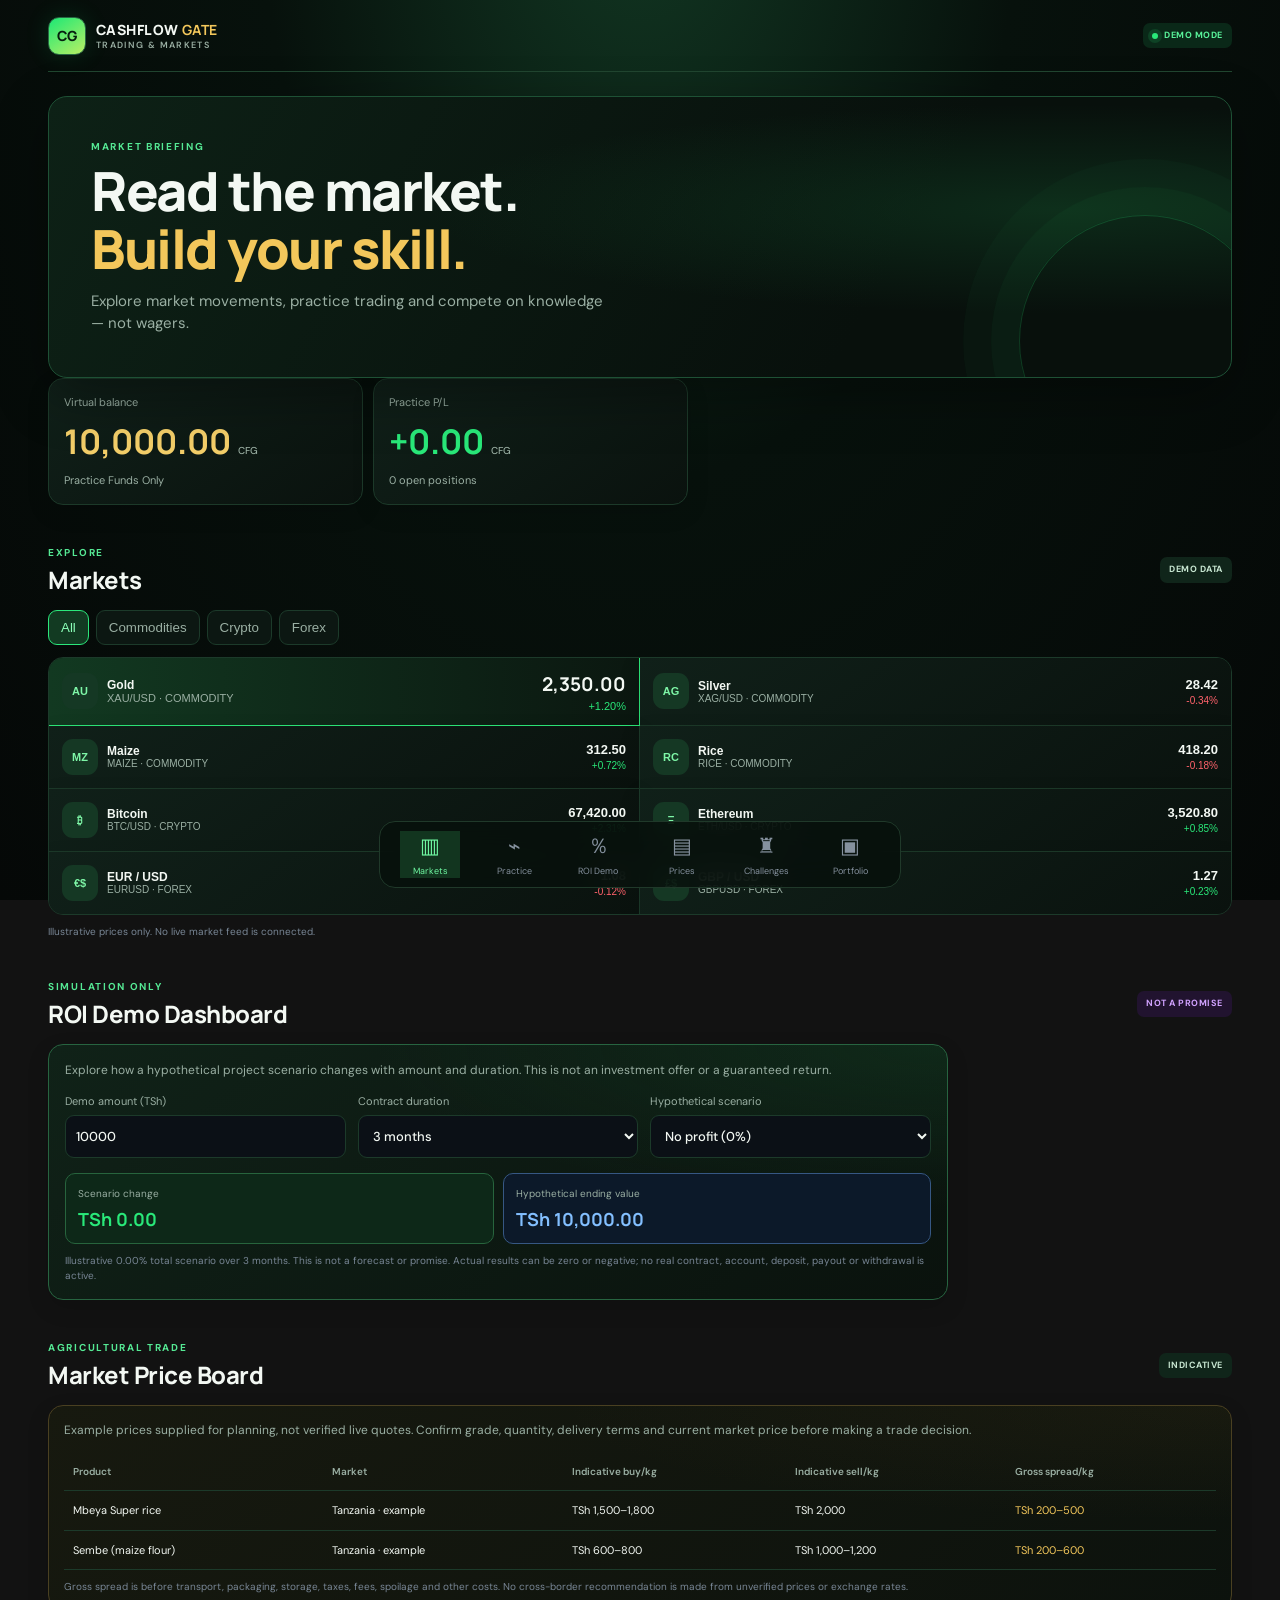
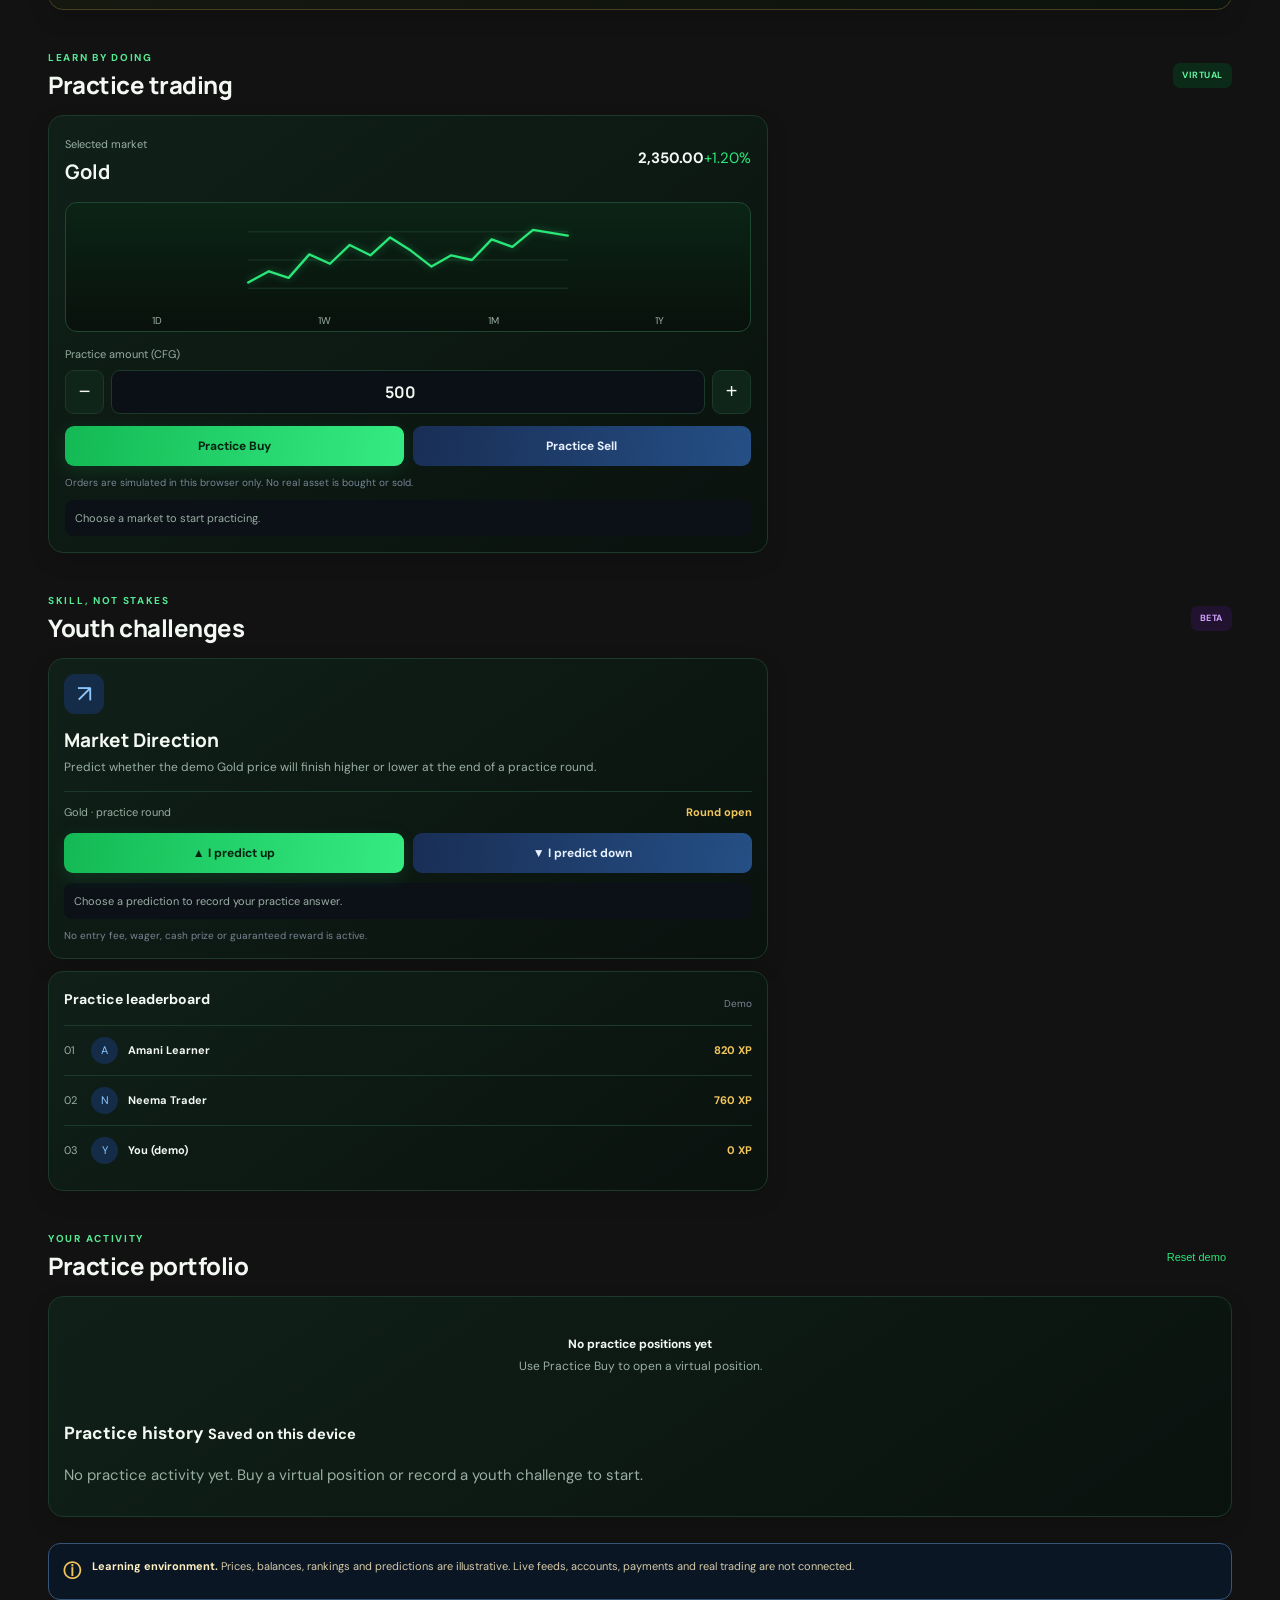
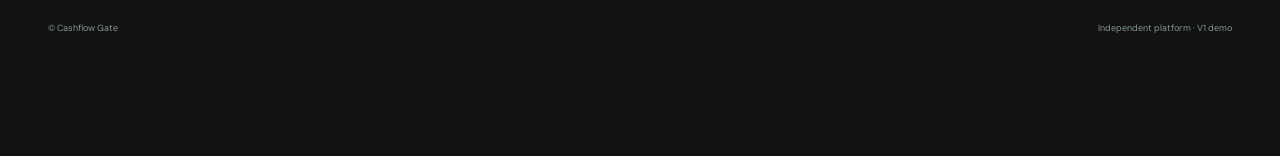
<file: index.html>
<!doctype html>
<html lang="en"><head><meta charset="utf-8"><meta name="viewport" content="width=device-width,initial-scale=1"><meta name="theme-color" content="#080b0f"><meta name="description" content="Cashflow Gate Trading — markets learning, virtual trading and skill-based youth challenges."><title>Cashflow Gate Trading</title><link rel="stylesheet" href="styles.css"><script src="app.js" defer></script></head>
<body><div class="shell"><header class="top"><a class="brand" href="#markets"><span class="mark">CG</span><span>CASHFLOW <b>GATE</b><small>TRADING & MARKETS</small></span></a><span class="mode"><i></i> DEMO MODE</span></header>
<main><section class="hero"><p class="eyebrow">MARKET BRIEFING</p><h1>Read the market.<br><em>Build your skill.</em></h1><p class="muted">Explore market movements, practice trading and compete on knowledge — not wagers.</p></section>
<section class="stats"><article class="card"><span>Virtual balance</span><strong id="balance">10,000 <small>CFG</small></strong><small>Practice Funds Only</small></article><article class="card"><span>Practice P/L</span><strong id="pnl" class="green">0.00 <small>CFG</small></strong><small id="openCount">0 open positions</small></article></section>
<section class="section" id="markets"><div class="heading"><div><p class="eyebrow">EXPLORE</p><h2>Markets</h2></div><span class="tag">DEMO DATA</span></div><div class="filters"><button class="filter active" data-filter="all">All</button><button class="filter" data-filter="commodity">Commodities</button><button class="filter" data-filter="crypto">Crypto</button><button class="filter" data-filter="forex">Forex</button></div><div id="marketList" class="markets"></div><p class="fine">Illustrative prices only. No live market feed is connected.</p></section>
<section class="section" id="roi-demo"><div class="heading"><div><p class="eyebrow">SIMULATION ONLY</p><h2>ROI Demo Dashboard</h2></div><span class="tag purple">NOT A PROMISE</span></div><div class="card roiCard"><p class="muted roiIntro">Explore how a hypothetical project scenario changes with amount and duration. This is not an investment offer or a guaranteed return.</p><div class="roiGrid"><div><label for="roiPrincipal">Demo amount (TSh)</label><input id="roiPrincipal" type="number" min="1000" step="1000" value="10000" inputmode="numeric"></div><div><label for="roiTerm">Contract duration</label><select id="roiTerm"><option value="7">7 days</option><option value="14">14 days</option><option value="21">21 days</option><option value="1">1 month</option><option value="2">2 months</option><option value="3" selected>3 months</option><option value="6">6 months</option><option value="12">12 months</option><option value="custom">Custom / over 12 months</option></select></div><div><label for="roiScenario">Hypothetical scenario</label><select id="roiScenario"><option value="0">No profit (0%)</option><option value="2">Illustrative +2% total</option><option value="5">Illustrative +5% total</option><option value="-2">Illustrative -2% loss</option></select></div></div><div class="roiResults"><div><span>Scenario change</span><strong id="roiChange">TSh 0.00</strong></div><div><span>Hypothetical ending value</span><strong id="roiEnd">TSh 10,000.00</strong></div></div><p id="roiDisclosure" class="fine">Illustration only. Actual project results may be zero or negative. No real account, deposit, contract, payout or withdrawal is connected.</p></div></section>
<section class="section" id="price-board"><div class="heading"><div><p class="eyebrow">AGRICULTURAL TRADE</p><h2>Market Price Board</h2></div><span class="tag">INDICATIVE</span></div><div class="card"><p class="muted roiIntro">Example prices supplied for planning, not verified live quotes. Confirm grade, quantity, delivery terms and current market price before making a trade decision.</p><div class="tableWrap"><table class="priceTable"><thead><tr><th>Product</th><th>Market</th><th>Indicative buy/kg</th><th>Indicative sell/kg</th><th>Gross spread/kg</th></tr></thead><tbody><tr><td>Mbeya Super rice</td><td>Tanzania · example</td><td>TSh 1,500–1,800</td><td>TSh 2,000</td><td>TSh 200–500</td></tr><tr><td>Sembe (maize flour)</td><td>Tanzania · example</td><td>TSh 600–800</td><td>TSh 1,000–1,200</td><td>TSh 200–600</td></tr></tbody></table></div><p class="fine">Gross spread is before transport, packaging, storage, taxes, fees, spoilage and other costs. No cross-border recommendation is made from unverified prices or exchange rates.</p></div></section>
<section class="section" id="practice"><div class="heading"><div><p class="eyebrow">LEARN BY DOING</p><h2>Practice trading</h2></div><span class="tag greenTag">VIRTUAL</span></div><div class="card trade"><div class="selected"><div><small>Selected market</small><h3 id="selectedName">Gold</h3></div><div class="quote"><strong id="selectedPrice">2,350.00</strong><span id="selectedChange" class="green">+1.20%</span></div></div><div class="chart"><svg viewBox="0 0 340 100" role="img" aria-label="Illustrative price line"><path class="grid" d="M0 20H340 M0 50H340 M0 80H340"/><path class="line" d="M0 74 L22 62 L43 69 L65 44 L87 54 L108 34 L130 45 L151 26 L173 40 L195 57 L216 45 L238 50 L259 28 L281 36 L303 18 L340 24"/></svg><div><span>1D</span><span>1W</span><span>1M</span><span>1Y</span></div></div><label for="amount">Practice amount (CFG)</label><div class="amount"><button id="minus" aria-label="Decrease amount">−</button><input id="amount" type="number" min="1" max="10000" value="500" inputmode="decimal"><button id="plus" aria-label="Increase amount">+</button></div><div class="actions"><button id="buy" class="buy">Practice Buy</button><button id="sell" class="sell">Practice Sell</button></div><p class="fine">Orders are simulated in this browser only. No real asset is bought or sold.</p><p id="tradeMessage" class="message" role="status">Choose a market to start practicing.</p></div></section>
<section class="section" id="challenges"><div class="heading"><div><p class="eyebrow">SKILL, NOT STAKES</p><h2>Youth challenges</h2></div><span class="tag purple">BETA</span></div><article class="card challenge"><div class="challengeIcon">↗</div><h3>Market Direction</h3><p class="muted">Predict whether the demo Gold price will finish higher or lower at the end of a practice round.</p><div class="question"><span>Gold · practice round</span><b>Round open</b></div><div class="actions"><button class="buy prediction" data-pick="up">▲ I predict up</button><button class="sell prediction" data-pick="down">▼ I predict down</button></div><p id="predictionMessage" class="message" role="status">Choose a prediction to record your practice answer.</p><p class="fine">No entry fee, wager, cash prize or guaranteed reward is active.</p></article><div class="card leaderboard"><div class="heading"><h3>Practice leaderboard</h3><span class="fine">Demo</span></div><div class="leader"><span>01</span><span class="person">A</span><b>Amani Learner</b><strong>820 XP</strong></div><div class="leader"><span>02</span><span class="person">N</span><b>Neema Trader</b><strong>760 XP</strong></div><div class="leader"><span>03</span><span class="person">Y</span><b>You (demo)</b><strong id="xp">0 XP</strong></div></div></section>
<section class="section" id="portfolio"><div class="heading"><div><p class="eyebrow">YOUR ACTIVITY</p><h2>Practice portfolio</h2></div><button id="reset" class="reset">Reset demo</button></div><div class="card portfolio"><div id="empty" class="empty"><strong>No practice positions yet</strong><p>Use Practice Buy to open a virtual position.</p></div><div id="positions"></div></div></section>
<aside class="notice"><b>ⓘ</b><p><strong>Learning environment.</strong> Prices, balances, rankings and predictions are illustrative. Live feeds, accounts, payments and real trading are not connected.</p></aside></main>
<nav class="bottom"><a href="#markets" class="active"><span>▥</span>Markets</a><a href="#practice"><span>⌁</span>Practice</a><a href="#roi-demo"><span>％</span>ROI Demo</a><a href="#price-board"><span>▤</span>Prices</a><a href="#challenges"><span>♜</span>Challenges</a><a href="#portfolio"><span>▣</span>Portfolio</a></nav><footer>© Cashflow Gate <span>Independent platform · V1 demo</span></footer></div></body></html>
</file>
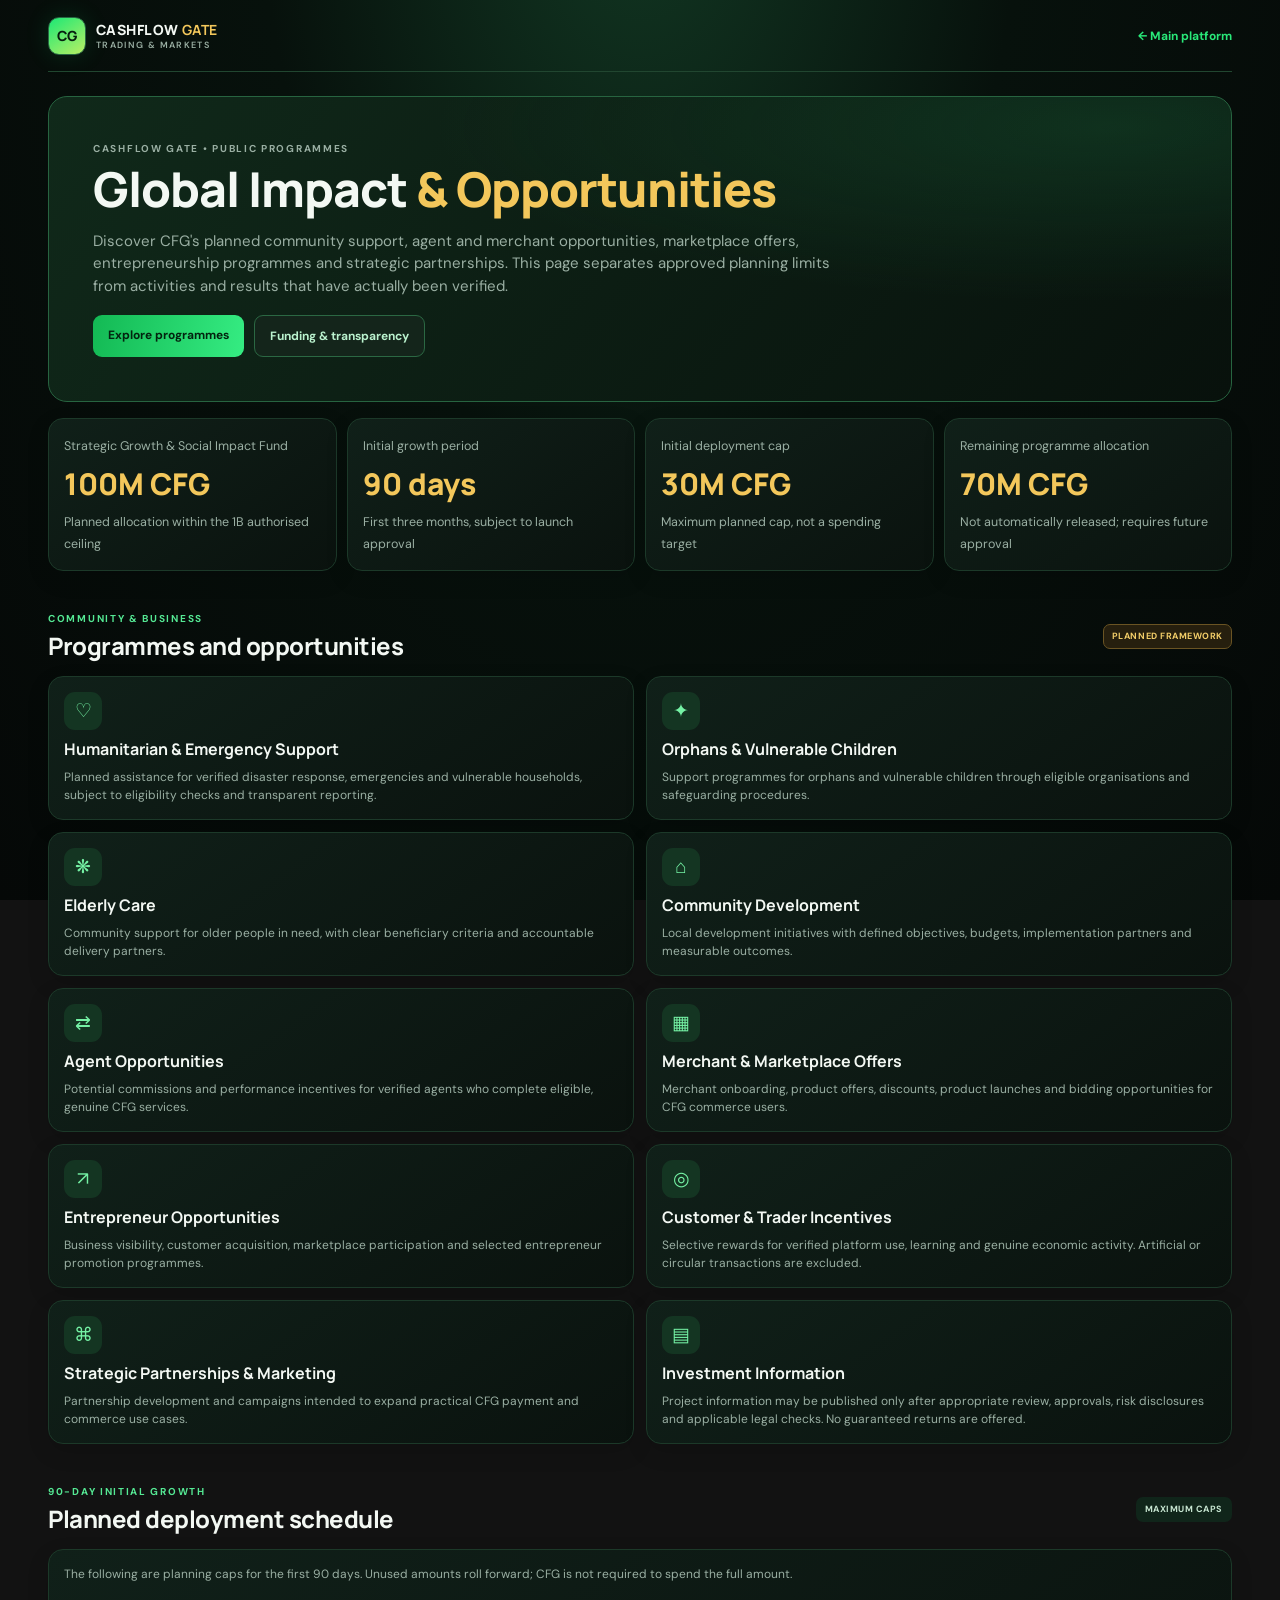
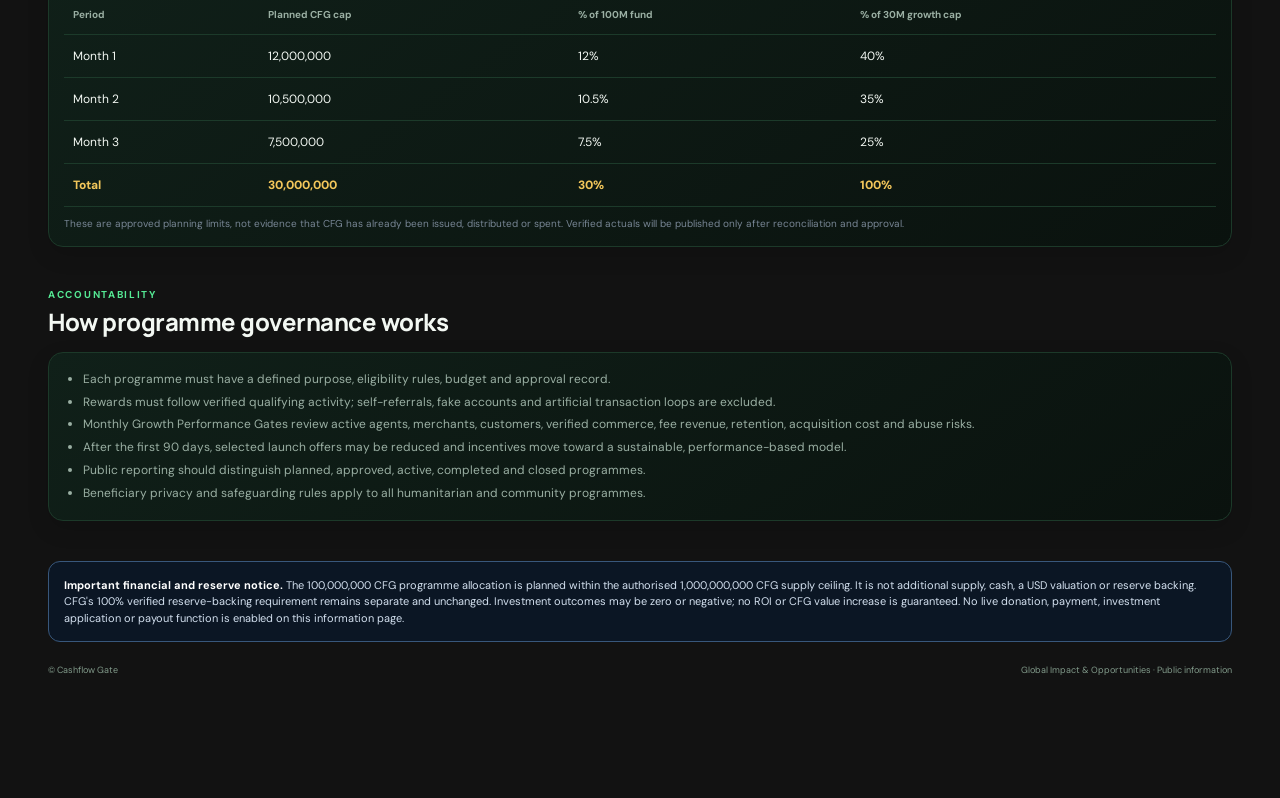
<file: impact.html>
<!doctype html>
<html lang="en">
<head>
<meta charset="utf-8"><meta name="viewport" content="width=device-width,initial-scale=1">
<meta name="theme-color" content="#050b09">
<meta name="description" content="Cashflow Gate Global Impact & Opportunities — social impact, agent and merchant opportunities, marketplace offers and transparent growth programmes.">
<title>Global Impact & Opportunities | Cashflow Gate</title>
<link rel="stylesheet" href="styles.css">
<style>
.impactHero{margin-top:24px;padding:clamp(24px,5vw,44px);border:1px solid #276440;border-radius:19px;background:radial-gradient(ellipse at 90% 10%,#1a653b55,transparent 45%),linear-gradient(130deg,#10291a,#08110c)}
.impactHero h1{font:800 clamp(30px,5vw,48px)/1.08 Manrope,sans-serif;letter-spacing:-1px;margin:0 0 12px}.impactHero h1 em{color:var(--gold);font-style:normal}
.impactHero p{max-width:760px;color:var(--muted)}
.impactActions{display:flex;flex-wrap:wrap;gap:10px;margin-top:18px}.impactActions a{display:inline-block;text-decoration:none;border-radius:9px;padding:11px 15px;font-weight:700;font-size:12px;background:linear-gradient(100deg,#13b954,#35ec82);color:#03230f}.impactActions a.secondary{background:#14251b;border:1px solid #2b6843;color:#baf2ce}
.impactStats{display:grid;grid-template-columns:repeat(2,minmax(0,1fr));gap:10px;margin-top:16px}.impactStats .card strong{display:block;color:var(--gold);font:800 clamp(20px,4vw,30px) Manrope,sans-serif;margin:6px 0}.impactStats .card small{color:var(--muted)}
.impactGrid{display:grid;grid-template-columns:1fr;gap:12px}.impactCard h3{font:700 16px Manrope,sans-serif;margin:8px 0}.impactCard p{font-size:12px;color:var(--muted);margin:0}.impactIcon{display:grid;place-items:center;width:38px;height:38px;border-radius:11px;background:#143522;color:#75f2a5;font-size:19px}
.phaseTable{width:100%;border-collapse:collapse;font-size:12px}.phaseTable th,.phaseTable td{text-align:left;padding:12px 9px;border-bottom:1px solid var(--line)}.phaseTable th{color:var(--muted);font-size:10px}.phaseTable tr:last-child td{font-weight:800;color:var(--gold)}
.statusPill{display:inline-block;padding:5px 8px;border:1px solid #6a5423;border-radius:7px;color:#f3ce69;background:#261f0e;font-size:9px;font-weight:700;letter-spacing:.06em}
.impactNotice{padding:15px;border:1px solid #38577b;background:#0b1624;border-radius:12px;color:#d3e0ef;font-size:11px}
.impactNotice strong{color:#fff}
@media(min-width:700px){.impactStats{grid-template-columns:repeat(4,minmax(0,1fr))}.impactGrid{grid-template-columns:repeat(2,minmax(0,1fr))}}
</style>
</head>
<body>
<div class="shell">
<header class="top">
<a class="brand" href="index.html"><span class="mark">CG</span><span>CASHFLOW <b>GATE</b><small>TRADING & MARKETS</small></span></a>
<a href="index.html" style="color:var(--green);text-decoration:none;font-size:12px;font-weight:700">← Main platform</a>
</header>
<main>
<section class="impactHero">
<p class="eyebrow">CASHFLOW GATE • PUBLIC PROGRAMMES</p>
<h1>Global Impact <em>& Opportunities</em></h1>
<p>Discover CFG's planned community support, agent and merchant opportunities, marketplace offers, entrepreneurship programmes and strategic partnerships. This page separates approved planning limits from activities and results that have actually been verified.</p>
<div class="impactActions"><a href="#programmes">Explore programmes</a><a class="secondary" href="#transparency">Funding & transparency</a></div>
</section>

<section class="impactStats">
<article class="card"><small>Strategic Growth & Social Impact Fund</small><strong>100M CFG</strong><small>Planned allocation within the 1B authorised ceiling</small></article>
<article class="card"><small>Initial growth period</small><strong>90 days</strong><small>First three months, subject to launch approval</small></article>
<article class="card"><small>Initial deployment cap</small><strong>30M CFG</strong><small>Maximum planned cap, not a spending target</small></article>
<article class="card"><small>Remaining programme allocation</small><strong>70M CFG</strong><small>Not automatically released; requires future approval</small></article>
</section>

<section class="section" id="programmes">
<div class="heading"><div><p class="eyebrow">COMMUNITY & BUSINESS</p><h2>Programmes and opportunities</h2></div><span class="statusPill">PLANNED FRAMEWORK</span></div>
<div class="impactGrid">
<article class="card impactCard"><div class="impactIcon">♡</div><h3>Humanitarian & Emergency Support</h3><p>Planned assistance for verified disaster response, emergencies and vulnerable households, subject to eligibility checks and transparent reporting.</p></article>
<article class="card impactCard"><div class="impactIcon">✦</div><h3>Orphans & Vulnerable Children</h3><p>Support programmes for orphans and vulnerable children through eligible organisations and safeguarding procedures.</p></article>
<article class="card impactCard"><div class="impactIcon">❋</div><h3>Elderly Care</h3><p>Community support for older people in need, with clear beneficiary criteria and accountable delivery partners.</p></article>
<article class="card impactCard"><div class="impactIcon">⌂</div><h3>Community Development</h3><p>Local development initiatives with defined objectives, budgets, implementation partners and measurable outcomes.</p></article>
<article class="card impactCard"><div class="impactIcon">⇄</div><h3>Agent Opportunities</h3><p>Potential commissions and performance incentives for verified agents who complete eligible, genuine CFG services.</p></article>
<article class="card impactCard"><div class="impactIcon">▦</div><h3>Merchant & Marketplace Offers</h3><p>Merchant onboarding, product offers, discounts, product launches and bidding opportunities for CFG commerce users.</p></article>
<article class="card impactCard"><div class="impactIcon">↗</div><h3>Entrepreneur Opportunities</h3><p>Business visibility, customer acquisition, marketplace participation and selected entrepreneur promotion programmes.</p></article>
<article class="card impactCard"><div class="impactIcon">◎</div><h3>Customer & Trader Incentives</h3><p>Selective rewards for verified platform use, learning and genuine economic activity. Artificial or circular transactions are excluded.</p></article>
<article class="card impactCard"><div class="impactIcon">⌘</div><h3>Strategic Partnerships & Marketing</h3><p>Partnership development and campaigns intended to expand practical CFG payment and commerce use cases.</p></article>
<article class="card impactCard"><div class="impactIcon">▤</div><h3>Investment Information</h3><p>Project information may be published only after appropriate review, approvals, risk disclosures and applicable legal checks. No guaranteed returns are offered.</p></article>
</div>
</section>

<section class="section" id="transparency">
<div class="heading"><div><p class="eyebrow">90-DAY INITIAL GROWTH</p><h2>Planned deployment schedule</h2></div><span class="tag">MAXIMUM CAPS</span></div>
<div class="card">
<p class="muted" style="font-size:12px;margin-top:0">The following are planning caps for the first 90 days. Unused amounts roll forward; CFG is not required to spend the full amount.</p>
<div class="tableWrap"><table class="phaseTable"><thead><tr><th>Period</th><th>Planned CFG cap</th><th>% of 100M fund</th><th>% of 30M growth cap</th></tr></thead><tbody>
<tr><td>Month 1</td><td>12,000,000</td><td>12%</td><td>40%</td></tr>
<tr><td>Month 2</td><td>10,500,000</td><td>10.5%</td><td>35%</td></tr>
<tr><td>Month 3</td><td>7,500,000</td><td>7.5%</td><td>25%</td></tr>
<tr><td>Total</td><td>30,000,000</td><td>30%</td><td>100%</td></tr>
</tbody></table></div>
<p class="fine">These are approved planning limits, not evidence that CFG has already been issued, distributed or spent. Verified actuals will be published only after reconciliation and approval.</p>
</div>
</section>

<section class="section">
<div class="heading"><div><p class="eyebrow">ACCOUNTABILITY</p><h2>How programme governance works</h2></div></div>
<div class="card">
<ul style="padding-left:19px;color:var(--muted);font-size:12px;line-height:1.9;margin:0">
<li>Each programme must have a defined purpose, eligibility rules, budget and approval record.</li>
<li>Rewards must follow verified qualifying activity; self-referrals, fake accounts and artificial transaction loops are excluded.</li>
<li>Monthly Growth Performance Gates review active agents, merchants, customers, verified commerce, fee revenue, retention, acquisition cost and abuse risks.</li>
<li>After the first 90 days, selected launch offers may be reduced and incentives move toward a sustainable, performance-based model.</li>
<li>Public reporting should distinguish planned, approved, active, completed and closed programmes.</li>
<li>Beneficiary privacy and safeguarding rules apply to all humanitarian and community programmes.</li>
</ul>
</div>
</section>

<section class="section">
<div class="impactNotice"><strong>Important financial and reserve notice.</strong> The 100,000,000 CFG programme allocation is planned within the authorised 1,000,000,000 CFG supply ceiling. It is not additional supply, cash, a USD valuation or reserve backing. CFG's 100% verified reserve-backing requirement remains separate and unchanged. Investment outcomes may be zero or negative; no ROI or CFG value increase is guaranteed. No live donation, payment, investment application or payout function is enabled on this information page.</div>
</section>
</main>
<footer>© Cashflow Gate <span>Global Impact & Opportunities · Public information</span></footer>
</div>
</body></html>
</file>
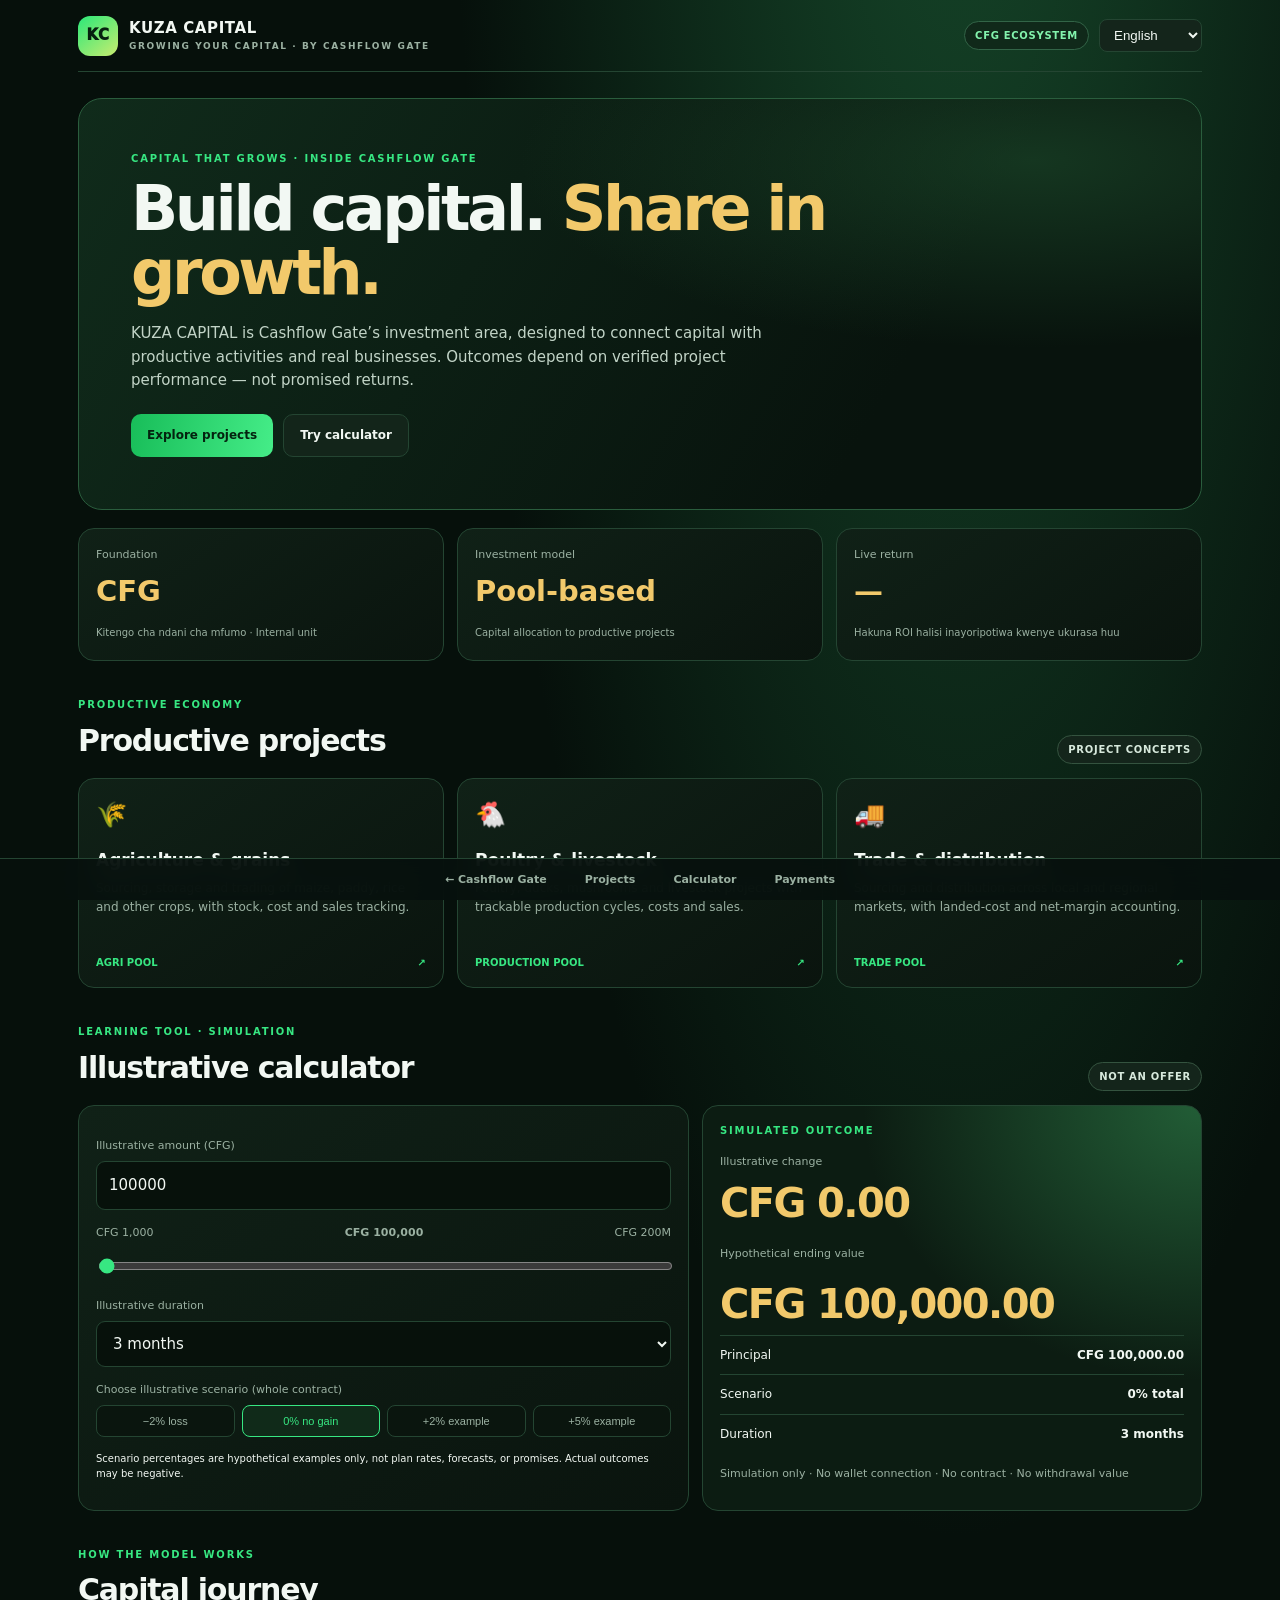
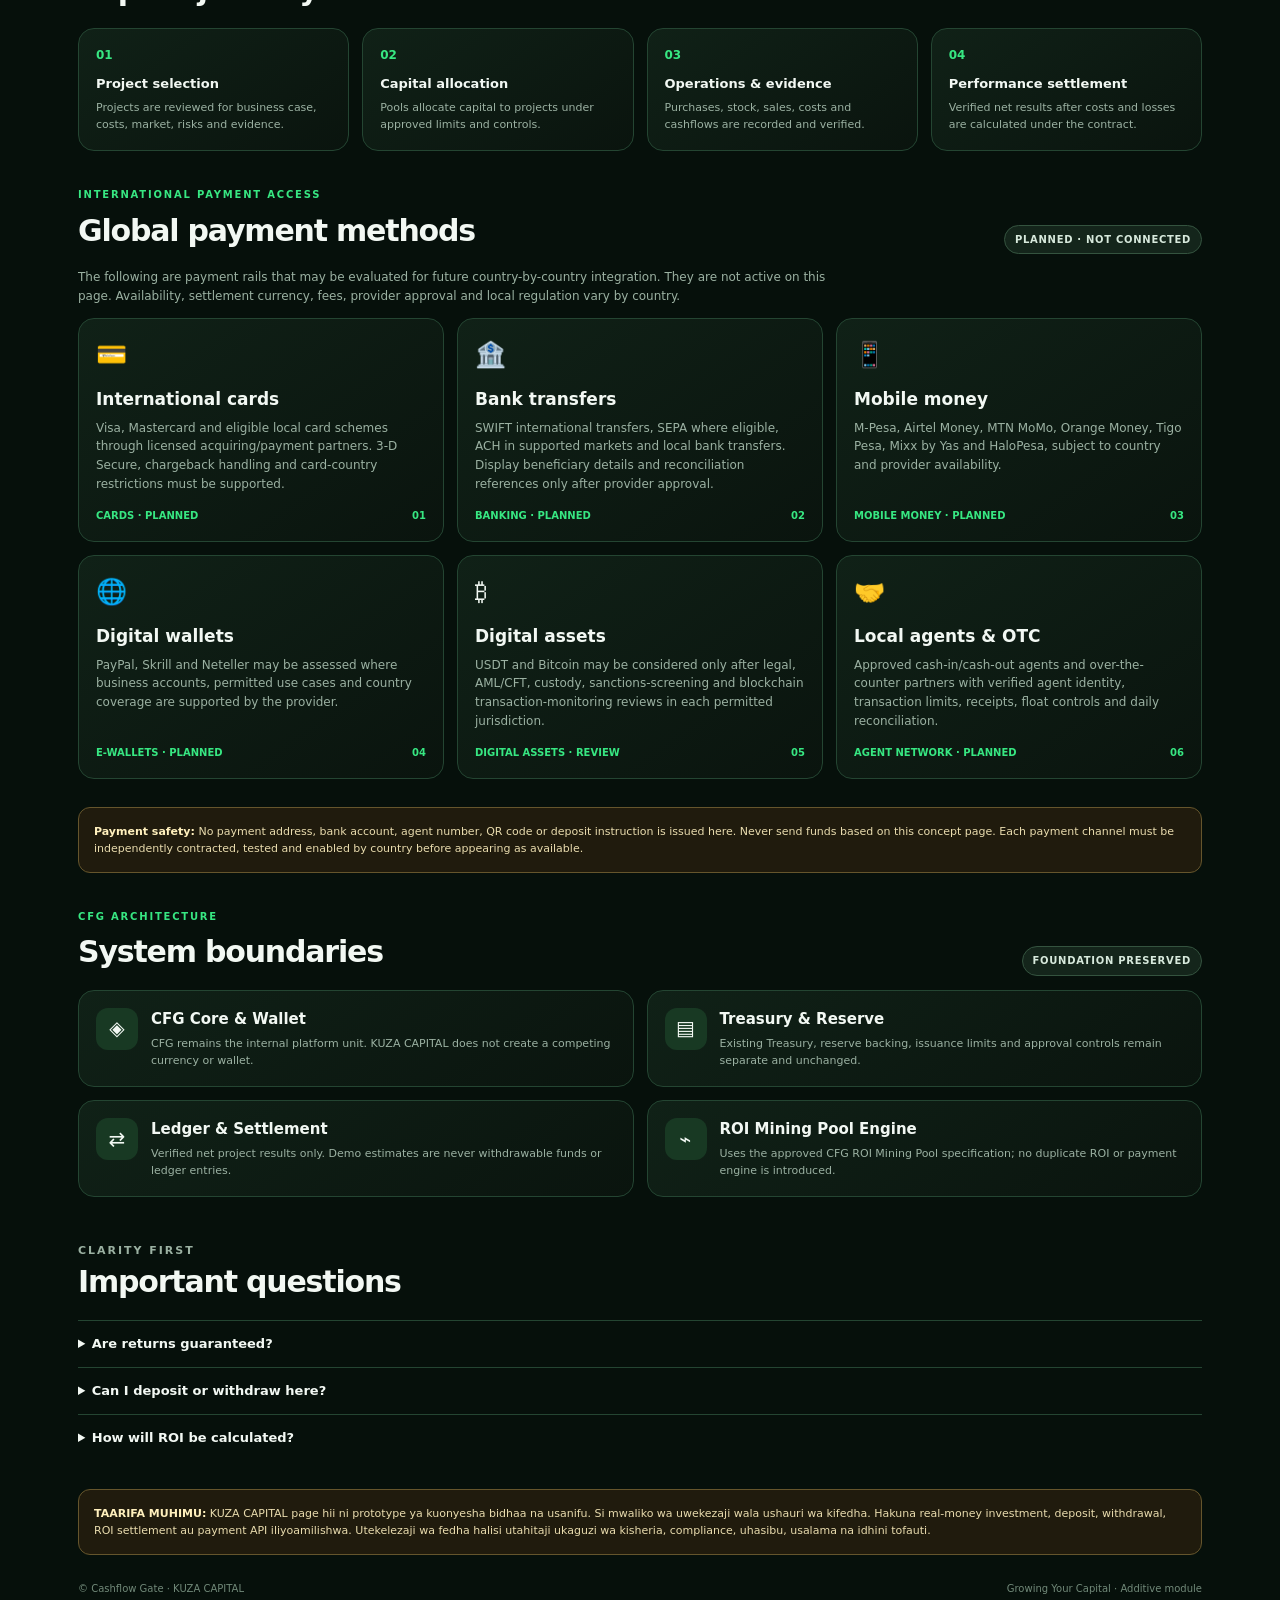
<file: kuza-capital.html>
<!doctype html>
<html lang="sw">
<head>
<meta charset="utf-8"><meta name="viewport" content="width=device-width,initial-scale=1">
<meta name="theme-color" content="#06100b">
<meta name="description" content="KUZA CAPITAL — build capital through productive projects within Cashflow Gate.">
<title>KUZA CAPITAL | Cashflow Gate</title>
<style>
:root{color-scheme:dark;--bg:#06100b;--panel:#0d1b13;--panel2:#12251a;--line:#244532;--text:#f2f8f3;--muted:#9bb1a2;--green:#37e782;--gold:#f2c96b;--blue:#72b7ff;--red:#ff7880}
*{box-sizing:border-box}html{scroll-behavior:smooth;scroll-padding-top:18px}body{margin:0;background:radial-gradient(ellipse at 75% -15%,#174b2c 0,transparent 38%),var(--bg);color:var(--text);font:15px/1.55 system-ui,-apple-system,Segoe UI,sans-serif}.wrap{max-width:1160px;margin:auto;padding:0 18px 90px}.top{height:72px;display:flex;align-items:center;justify-content:space-between;border-bottom:1px solid var(--line)}a{color:inherit}.brand{display:flex;align-items:center;gap:11px;text-decoration:none;font-weight:850;letter-spacing:.04em}.logo{display:grid;place-items:center;width:40px;height:40px;border-radius:12px;background:linear-gradient(140deg,#2be879,#c8ec70);color:#06210f;font-weight:950}.brand small{display:block;color:var(--muted);font-size:9px;letter-spacing:.18em}.topright{display:flex;gap:10px;align-items:center}.status,.tag{border:1px solid #326447;background:#10291a;color:#83f3ad;border-radius:30px;padding:6px 10px;font-size:10px;font-weight:750;letter-spacing:.07em}.sr-only{position:absolute;width:1px;height:1px;padding:0;margin:-1px;overflow:hidden;clip:rect(0,0,0,0);white-space:nowrap;border:0}.lang{background:#14251b;color:var(--text);border:1px solid var(--line);border-radius:8px;padding:7px 10px}.hero{margin:26px 0 18px;padding:clamp(24px,5vw,52px);border:1px solid #2a5d3d;border-radius:24px;background:radial-gradient(ellipse at 85% 15%,#286b3d66,transparent 38%),linear-gradient(120deg,#102b1b,#08130d 72%);position:relative;overflow:hidden}.eyebrow{color:var(--green);font-size:10px;font-weight:800;letter-spacing:.18em;margin:0 0 10px}.hero h1{font-size:clamp(35px,6vw,62px);line-height:1.04;letter-spacing:-.055em;margin:0;max-width:760px}.hero h1 em{font-style:normal;color:var(--gold)}.hero p.lead{color:#c2d4c7;max-width:660px;font-size:15px;margin:17px 0 22px}.actions{display:flex;flex-wrap:wrap;gap:10px}.btn{display:inline-flex;align-items:center;justify-content:center;text-decoration:none;border-radius:10px;padding:11px 16px;font-weight:800;font-size:12px;border:1px solid var(--line);background:#13251a;color:var(--text)}.btn.primary{background:linear-gradient(100deg,#18bd59,#45ed88);color:#04220f;border:0}.grid{display:grid;gap:13px}.stats{grid-template-columns:repeat(3,minmax(0,1fr));margin:14px 0 32px}.card{background:linear-gradient(145deg,#102117,#0a140e);border:1px solid var(--line);border-radius:16px;padding:17px}.stat span{display:block;color:var(--muted);font-size:11px}.stat strong{display:block;color:var(--gold);font-size:clamp(20px,3vw,29px);margin:6px 0}.stat small{color:var(--muted);font-size:10px}.section{margin-top:36px}.heading{display:flex;justify-content:space-between;align-items:end;gap:12px;margin-bottom:14px}.heading h2{font-size:clamp(22px,3vw,30px);letter-spacing:-.04em;margin:0}.heading p{margin:0 0 5px}.tag{color:#d7e9dc;background:#14251b;border-color:#34533f}.cols{grid-template-columns:repeat(3,minmax(0,1fr))}.product{min-height:210px;display:flex;flex-direction:column}.product .icon{font-size:25px;margin-bottom:12px}.product h3{margin:0 0 6px;font-size:17px}.product p{color:var(--muted);font-size:12px;margin:0 0 15px}.product .foot{margin-top:auto;display:flex;justify-content:space-between;align-items:center;color:var(--green);font-size:10px;font-weight:750}.calc{grid-template-columns:1.1fr .9fr;align-items:stretch}.field{margin:14px 0}.field label{display:block;color:var(--muted);font-size:11px;margin-bottom:7px}.field input,.field select{width:100%;padding:12px;background:#07110b;border:1px solid var(--line);border-radius:9px;color:var(--text);font:inherit}.rangeRow{display:flex;justify-content:space-between;gap:8px;font-size:11px;color:var(--muted)}input[type=range]{accent-color:var(--green);padding:0}.scenarios{display:grid;grid-template-columns:repeat(4,1fr);gap:7px}.scenario{background:#0a150e;border:1px solid var(--line);border-radius:8px;padding:9px 5px;color:var(--muted);font-size:11px}.scenario.active{border-color:var(--green);color:var(--green);background:#102a19}.result{display:flex;flex-direction:column;justify-content:space-between;background:radial-gradient(ellipse at 100% 0,#225d36 0,transparent 48%),#0c1c12}.result .big{font-size:clamp(27px,4vw,40px);font-weight:850;color:var(--gold);letter-spacing:-.04em}.result .muted{color:var(--muted);font-size:11px}.result .resultline{display:flex;justify-content:space-between;border-top:1px solid var(--line);padding:10px 0;font-size:12px}.pool{grid-template-columns:repeat(2,minmax(0,1fr))}.poolItem{display:flex;gap:13px;align-items:flex-start}.poolIcon{flex:0 0 42px;height:42px;display:grid;place-items:center;background:#183923;border-radius:12px;font-size:20px}.poolItem h3{margin:0 0 4px;font-size:15px}.poolItem p{margin:0;color:var(--muted);font-size:11px}.steps{counter-reset:step;grid-template-columns:repeat(4,minmax(0,1fr))}.step:before{counter-increment:step;content:"0" counter(step);display:block;color:var(--green);font-size:12px;font-weight:900;margin-bottom:10px}.step h3{font-size:13px;margin:0 0 5px}.step p{color:var(--muted);font-size:11px;margin:0}.notice{border:1px solid #65552c;background:#201b0d;color:#e9dcae;border-radius:12px;padding:15px;font-size:11px;margin-top:28px}.notice strong{color:#fff0bd}.faq details{border-top:1px solid var(--line);padding:13px 0}.faq summary{cursor:pointer;font-weight:700;font-size:13px}.faq p{color:var(--muted);font-size:11px;margin:9px 0 0}.bottom{position:fixed;z-index:5;bottom:0;left:0;right:0;display:flex;justify-content:center;gap:clamp(12px,4vw,38px);padding:12px 8px calc(12px + env(safe-area-inset-bottom));background:#07110eeb;border-top:1px solid var(--line);backdrop-filter:blur(14px)}.bottom a{text-decoration:none;color:var(--muted);font-size:11px;font-weight:700}.bottom a:hover{color:var(--green)}footer{display:flex;justify-content:space-between;gap:10px;color:#718979;font-size:10px;margin-top:26px}
@media(max-width:760px){.stats{grid-template-columns:1fr 1fr}.cols{grid-template-columns:1fr 1fr}.calc{grid-template-columns:1fr}.steps{grid-template-columns:1fr 1fr}.pool{grid-template-columns:1fr}}
@media(max-width:480px){.wrap{padding-left:12px;padding-right:12px}.hero{padding:23px 18px}.stats{grid-template-columns:1fr 1fr}.stats .card:last-child{grid-column:1/-1}.cols{grid-template-columns:1fr}.steps{grid-template-columns:1fr 1fr}.topright .status{display:none}.bottom{gap:14px}.bottom a{font-size:10px}}
</style>
</head>
<body><div class="wrap">
<header class="top"><a class="brand" href="index.html"><span class="logo">KC</span><span>KUZA <b>CAPITAL</b><small>GROWING YOUR CAPITAL · BY CASHFLOW GATE</small></span></a><div class="topright"><span class="status">CFG ECOSYSTEM</span><label class="sr-only" for="lang">Choose language</label><select class="lang" id="lang" aria-label="Choose language"><option value="en">English</option><option value="sw">Kiswahili</option><option value="fr">Français</option><option value="ar">العربية</option><option value="es">Español</option><option value="pt">Português</option><option value="zh">中文</option><option value="ln">Lingála</option><option value="tsh">Tshiluba</option><option value="bem">Bemba</option><option value="zu">isiZulu</option></select></div></header>
<main>
<section class="hero"><p class="eyebrow" data-sw="MTaji UNAOKUA · NDANI YA CASHFLOW GATE" data-en="CAPITAL THAT GROWS · INSIDE CASHFLOW GATE">MTaji UNAOKUA · NDANI YA CASHFLOW GATE</p><h1 data-sw="Jenga mtaji. <em>Shiriki ukuaji.</em>" data-en="Build capital. <em>Share in growth.</em>">Jenga mtaji. <em>Shiriki ukuaji.</em></h1><p class="lead" data-sw="KUZA CAPITAL ni sehemu ya uwekezaji wa Cashflow Gate inayolenga kuunganisha mtaji na shughuli za uzalishaji na biashara halisi. Matokeo hutegemea utendaji uliothibitishwa wa miradi — si ahadi za faida." data-en="KUZA CAPITAL is Cashflow Gate’s investment area, designed to connect capital with productive activities and real businesses. Outcomes depend on verified project performance — not promised returns.">KUZA CAPITAL ni sehemu ya uwekezaji wa Cashflow Gate inayolenga kuunganisha mtaji na shughuli za uzalishaji na biashara halisi. Matokeo hutegemea utendaji uliothibitishwa wa miradi — si ahadi za faida.</p><div class="actions"><a class="btn primary" href="#projects" data-sw="Angalia miradi" data-en="Explore projects">Angalia miradi</a><a class="btn" href="#calculator" data-sw="Jaribu calculator" data-en="Try calculator">Jaribu calculator</a></div></section>
<section class="grid stats"><article class="card stat"><span>Foundation</span><strong>CFG</strong><small>Kitengo cha ndani cha mfumo · Internal unit</small></article><article class="card stat"><span>Investment model</span><strong>Pool-based</strong><small>Capital allocation to productive projects</small></article><article class="card stat"><span>Live return</span><strong>—</strong><small>Hakuna ROI halisi inayoripotiwa kwenye ukurasa huu</small></article></section>
<section class="section" id="projects"><div class="heading"><div><p class="eyebrow">PRODUCTIVE ECONOMY</p><h2 data-sw="Miradi ya uzalishaji" data-en="Productive projects">Miradi ya uzalishaji</h2></div><span class="tag">PROJECT CONCEPTS</span></div><div class="grid cols">
<article class="card product"><div class="icon">🌾</div><h3 data-sw="Kilimo na nafaka" data-en="Agriculture & grains">Kilimo na nafaka</h3><p data-sw="Ununuzi, uhifadhi na biashara ya mahindi, mpunga, mchele na mazao mengine. Ufuatiliaji wa stock, gharama na mauzo." data-en="Sourcing, storage and trading of maize, paddy, rice and other crops, with stock, cost and sales tracking.">Ununuzi, uhifadhi na biashara ya mahindi, mpunga, mchele na mazao mengine. Ufuatiliaji wa stock, gharama na mauzo.</p><div class="foot"><span>AGRI POOL</span><span>↗</span></div></article>
<article class="card product"><div class="icon">🐔</div><h3 data-sw="Ufugaji na mifugo" data-en="Poultry & livestock">Ufugaji na mifugo</h3><p data-sw="Miradi ya kuku, bata, uyoga na mifugo yenye mzunguko wa uzalishaji, gharama na mauzo yanayoweza kuthibitishwa." data-en="Poultry, ducks, mushrooms and livestock projects with trackable production cycles, costs and sales.">Miradi ya kuku, bata, uyoga na mifugo yenye mzunguko wa uzalishaji, gharama na mauzo yanayoweza kuthibitishwa.</p><div class="foot"><span>PRODUCTION POOL</span><span>↗</span></div></article>
<article class="card product"><div class="icon">🚚</div><h3 data-sw="Biashara na usambazaji" data-en="Trade & distribution">Biashara na usambazaji</h3><p data-sw="Ununuzi na usambazaji wa bidhaa kwa masoko ya ndani na kikanda. Hesabu ya landed cost na margin baada ya gharama zote." data-en="Sourcing and distribution across local and regional markets, with landed-cost and net-margin accounting.">Ununuzi na usambazaji wa bidhaa kwa masoko ya ndani na kikanda. Hesabu ya landed cost na margin baada ya gharama zote.</p><div class="foot"><span>TRADE POOL</span><span>↗</span></div></article>
</div></section>
<section class="section" id="calculator"><div class="heading"><div><p class="eyebrow">LEARNING TOOL · SIMULATION</p><h2 data-sw="Kikokotoo cha mfano" data-en="Illustrative calculator">Kikokotoo cha mfano</h2></div><span class="tag">NOT AN OFFER</span></div><div class="grid calc"><article class="card"><div class="field"><label for="principal" data-sw="Kiasi cha mfano (CFG)" data-en="Illustrative amount (CFG)">Kiasi cha mfano (CFG)</label><input id="principal" type="number" min="1000" max="200000000" step="1000" value="100000"></div><div class="rangeRow"><span>CFG 1,000</span><b id="amountLabel">CFG 100,000</b><span>CFG 200M</span></div><div class="field"><input id="amountRange" type="range" min="1000" max="200000000" step="1000" value="100000" aria-label="Illustrative CFG amount"></div><div class="field"><label for="term" data-sw="Muda wa mfano" data-en="Illustrative duration">Muda wa mfano</label><select id="term"><option>7 days</option><option>14 days</option><option>21 days</option><option selected>3 months</option><option>6 months</option><option>12 months</option><option>Custom duration</option></select></div><div class="field"><label data-sw="Chagua hali ya mfano (jumla ya mkataba)" data-en="Choose illustrative scenario (whole contract)">Chagua hali ya mfano (jumla ya mkataba)</label><div class="scenarios"><button class="scenario" data-rate="-2">−2% loss</button><button class="scenario active" data-rate="0">0% no gain</button><button class="scenario" data-rate="2">+2% example</button><button class="scenario" data-rate="5">+5% example</button></div></div><p class="muted" style="font-size:10px">Scenario percentages are hypothetical examples only, not plan rates, forecasts, or promises. Actual outcomes may be negative.</p></article>
<article class="card result"><div><p class="eyebrow">SIMULATED OUTCOME</p><span class="muted">Illustrative change</span><div class="big" id="change">CFG 0.00</div><p class="muted">Hypothetical ending value</p><div class="big" id="ending">CFG 100,000.00</div></div><div><div class="resultline"><span>Principal</span><b id="principalOut">CFG 100,000.00</b></div><div class="resultline"><span>Scenario</span><b id="rateOut">0% total</b></div><div class="resultline"><span>Duration</span><b id="termOut">3 months</b></div><p class="muted">Simulation only · No wallet connection · No contract · No withdrawal value</p></div></article></div></section>
<section class="section"><div class="heading"><div><p class="eyebrow">HOW THE MODEL WORKS</p><h2 data-sw="Safari ya mtaji" data-en="Capital journey">Safari ya mtaji</h2></div></div><div class="grid steps"><article class="card step"><h3 data-sw="Uchaguzi wa mradi" data-en="Project selection">Uchaguzi wa mradi</h3><p data-sw="Mradi hupitiwa kwa biashara, gharama, soko, hatari na nyaraka." data-en="Projects are reviewed for business case, costs, market, risks and evidence.">Mradi hupitiwa kwa biashara, gharama, soko, hatari na nyaraka.</p></article><article class="card step"><h3 data-sw="Ugawaji wa mtaji" data-en="Capital allocation">Ugawaji wa mtaji</h3><p data-sw="Pool hutenga mtaji kwa mradi kwa mujibu wa idhini na mipaka iliyowekwa." data-en="Pools allocate capital to projects under approved limits and controls.">Pool hutenga mtaji kwa mradi kwa mujibu wa idhini na mipaka iliyowekwa.</p></article><article class="card step"><h3 data-sw="Uendeshaji na ushahidi" data-en="Operations & evidence">Uendeshaji na ushahidi</h3><p data-sw="Manunuzi, stock, mauzo, gharama na cashflow hukusanywa na kuhakikiwa." data-en="Purchases, stock, sales, costs and cashflows are recorded and verified.">Manunuzi, stock, mauzo, gharama na cashflow hukusanywa na kuhakikiwa.</p></article><article class="card step"><h3 data-sw="Hesabu ya matokeo" data-en="Performance settlement">Hesabu ya matokeo</h3><p data-sw="Matokeo halisi baada ya gharama na hasara huhesabiwa kulingana na mkataba." data-en="Verified net results after costs and losses are calculated under the contract.">Matokeo halisi baada ya gharama na hasara huhesabiwa kulingana na mkataba.</p></article></div></section>
<section class="section" id="payments"><div class="heading"><div><p class="eyebrow">INTERNATIONAL PAYMENT ACCESS</p><h2>Global payment methods</h2></div><span class="tag">PLANNED · NOT CONNECTED</span></div><p style="color:var(--muted);font-size:12px;max-width:780px">The following are payment rails that may be evaluated for future country-by-country integration. They are not active on this page. Availability, settlement currency, fees, provider approval and local regulation vary by country.</p><div class="grid cols">
<article class="card product"><div class="icon">💳</div><h3>International cards</h3><p>Visa, Mastercard and eligible local card schemes through licensed acquiring/payment partners. 3-D Secure, chargeback handling and card-country restrictions must be supported.</p><div class="foot"><span>CARDS · PLANNED</span><span>01</span></div></article>
<article class="card product"><div class="icon">🏦</div><h3>Bank transfers</h3><p>SWIFT international transfers, SEPA where eligible, ACH in supported markets and local bank transfers. Display beneficiary details and reconciliation references only after provider approval.</p><div class="foot"><span>BANKING · PLANNED</span><span>02</span></div></article>
<article class="card product"><div class="icon">📱</div><h3>Mobile money</h3><p>M-Pesa, Airtel Money, MTN MoMo, Orange Money, Tigo Pesa, Mixx by Yas and HaloPesa, subject to country and provider availability.</p><div class="foot"><span>MOBILE MONEY · PLANNED</span><span>03</span></div></article>
<article class="card product"><div class="icon">🌐</div><h3>Digital wallets</h3><p>PayPal, Skrill and Neteller may be assessed where business accounts, permitted use cases and country coverage are supported by the provider.</p><div class="foot"><span>E-WALLETS · PLANNED</span><span>04</span></div></article>
<article class="card product"><div class="icon">₿</div><h3>Digital assets</h3><p>USDT and Bitcoin may be considered only after legal, AML/CFT, custody, sanctions-screening and blockchain transaction-monitoring reviews in each permitted jurisdiction.</p><div class="foot"><span>DIGITAL ASSETS · REVIEW</span><span>05</span></div></article>
<article class="card product"><div class="icon">🤝</div><h3>Local agents & OTC</h3><p>Approved cash-in/cash-out agents and over-the-counter partners with verified agent identity, transaction limits, receipts, float controls and daily reconciliation.</p><div class="foot"><span>AGENT NETWORK · PLANNED</span><span>06</span></div></article>
</div><aside class="notice"><strong>Payment safety:</strong> No payment address, bank account, agent number, QR code or deposit instruction is issued here. Never send funds based on this concept page. Each payment channel must be independently contracted, tested and enabled by country before appearing as available.</aside></section><section class="section"><div class="heading"><div><p class="eyebrow">CFG ARCHITECTURE</p><h2 data-sw="Mipaka ya mfumo" data-en="System boundaries">Mipaka ya mfumo</h2></div><span class="tag">FOUNDATION PRESERVED</span></div><div class="grid pool"><article class="card poolItem"><span class="poolIcon">◈</span><div><h3>CFG Core & Wallet</h3><p>CFG remains the internal platform unit. KUZA CAPITAL does not create a competing currency or wallet.</p></div></article><article class="card poolItem"><span class="poolIcon">▤</span><div><h3>Treasury & Reserve</h3><p>Existing Treasury, reserve backing, issuance limits and approval controls remain separate and unchanged.</p></div></article><article class="card poolItem"><span class="poolIcon">⇄</span><div><h3>Ledger & Settlement</h3><p>Verified net project results only. Demo estimates are never withdrawable funds or ledger entries.</p></div></article><article class="card poolItem"><span class="poolIcon">⌁</span><div><h3>ROI Mining Pool Engine</h3><p>Uses the approved CFG ROI Mining Pool specification; no duplicate ROI or payment engine is introduced.</p></div></article></div></section>
<section class="section faq"><div class="heading"><div><p class="eyebrow">CLARITY FIRST</p><h2 data-sw="Maswali muhimu" data-en="Important questions">Maswali muhimu</h2></div></div><details><summary data-sw="Je, faida imehakikishwa?" data-en="Are returns guaranteed?">Je, faida imehakikishwa?</summary><p data-sw="Hapana. Hakuna faida iliyohakikishwa. Miradi inaweza kupata faida, kutopata faida au kupata hasara." data-en="No. Returns are not guaranteed. Projects may make a profit, break even or incur losses.">Hapana. Hakuna faida iliyohakikishwa. Miradi inaweza kupata faida, kutopata faida au kupata hasara.</p></details><details><summary data-sw="Je, naweza kuweka au kutoa pesa hapa?" data-en="Can I deposit or withdraw here?">Je, naweza kuweka au kutoa pesa hapa?</summary><p data-sw="Hapana. Ukurasa huu ni wa taarifa na simulation pekee. Hakuna deposit, wallet credit, mkataba au withdrawal inayofanya kazi." data-en="No. This page is informational and simulation-only. Deposits, wallet credits, contracts and withdrawals are not enabled.">Hapana. Ukurasa huu ni wa taarifa na simulation pekee. Hakuna deposit, wallet credit, mkataba au withdrawal inayofanya kazi.</p></details><details><summary data-sw="ROI itahesabiwaje?" data-en="How will ROI be calculated?">ROI itahesabiwaje?</summary><p data-sw="Kwa mkataba husika, kwa kutumia matokeo ya mradi yaliyothibitishwa, gharama, ada, hasara na kanuni za ugawaji zilizoidhinishwa." data-en="Under each contract, using verified project results, costs, fees, losses and approved allocation rules.">Kwa mkataba husika, kwa kutumia matokeo ya mradi yaliyothibitishwa, gharama, ada, hasara na kanuni za ugawaji zilizoidhinishwa.</p></details></section>
<aside class="notice"><strong>TAARIFA MUHIMU:</strong> KUZA CAPITAL page hii ni prototype ya kuonyesha bidhaa na usanifu. Si mwaliko wa uwekezaji wala ushauri wa kifedha. Hakuna real-money investment, deposit, withdrawal, ROI settlement au payment API iliyoamilishwa. Utekelezaji wa fedha halisi utahitaji ukaguzi wa kisheria, compliance, uhasibu, usalama na idhini tofauti.</aside>
</main>
<nav class="bottom"><a href="index.html">← Cashflow Gate</a><a href="#projects">Projects</a><a href="#calculator">Calculator</a><a href="#payments">Payments</a></nav>
<footer><span>© Cashflow Gate · KUZA CAPITAL</span><span>Growing Your Capital · Additive module</span></footer>
</div>
<script>
(()=>{const amount=document.getElementById('principal'),range=document.getElementById('amountRange'),amountLabel=document.getElementById('amountLabel'),term=document.getElementById('term');let rate=0;const fmt=n=>'CFG '+Number(n).toLocaleString('en-US',{minimumFractionDigits:2,maximumFractionDigits:2});function update(){let n=Math.max(0,Number(amount.value)||0),delta=n*rate/100;amountLabel.textContent='CFG '+n.toLocaleString('en-US');document.getElementById('change').textContent=(delta>0?'+':delta<0?'−':'')+fmt(Math.abs(delta));document.getElementById('ending').textContent=fmt(n+delta);document.getElementById('principalOut').textContent=fmt(n);document.getElementById('rateOut').textContent=(rate>0?'+':'')+rate+'% total';document.getElementById('termOut').textContent=term.value;}amount.addEventListener('input',()=>{range.value=Math.min(200000000,Math.max(1000,Number(amount.value)||1000));update()});range.addEventListener('input',()=>{amount.value=range.value;update()});term.addEventListener('change',update);document.querySelectorAll('[data-rate]').forEach(b=>b.addEventListener('click',()=>{rate=Number(b.dataset.rate);document.querySelectorAll('[data-rate]').forEach(x=>x.classList.toggle('active',x===b));update()}));document.querySelectorAll('[data-sw][data-en]').forEach(el=>el.innerHTML=el.dataset.en);document.documentElement.lang='en';update()})();
</script>
<script>
(()=>{const dict={
sw:{"Build capital. <em>Share in growth.</em>":"Jenga mtaji. <em>Shiriki ukuaji.</em>","Explore projects":"Angalia miradi","Try calculator":"Jaribu kikokotoo","Productive projects":"Miradi ya uzalishaji","Illustrative calculator":"Kikokotoo cha mfano","Capital journey":"Safari ya mtaji","System boundaries":"Mipaka ya mfumo","Important questions":"Maswali muhimu","Global payment methods":"Njia za malipo za kimataifa","International cards":"Kadi za kimataifa","Bank transfers":"Uhamisho wa benki","Mobile money":"Pesa kwa simu","Digital wallets":"Pochi za kidijitali","Digital assets":"Mali za kidijitali","Local agents & OTC":"Mawakala wa ndani na OTC","Are returns guaranteed?":"Je, faida imehakikishwa?","Can I deposit or withdraw here?":"Je, naweza kuweka au kutoa pesa hapa?","How will ROI be calculated?":"ROI itahesabiwaje?"},
fr:{"Build capital. <em>Share in growth.</em>":"Développez votre capital. <em>Participez à la croissance.</em>","Explore projects":"Découvrir les projets","Try calculator":"Essayer le simulateur","Productive projects":"Projets productifs","Illustrative calculator":"Calculateur indicatif","Capital journey":"Parcours du capital","System boundaries":"Limites du système","Important questions":"Questions importantes","Global payment methods":"Moyens de paiement internationaux","International cards":"Cartes internationales","Bank transfers":"Virements bancaires","Mobile money":"Mobile money","Digital wallets":"Portefeuilles numériques","Digital assets":"Actifs numériques","Local agents & OTC":"Agents locaux et OTC","Are returns guaranteed?":"Les rendements sont-ils garantis?","Can I deposit or withdraw here?":"Puis-je déposer ou retirer ici?","How will ROI be calculated?":"Comment le ROI sera-t-il calculé?"},
es:{"Build capital. <em>Share in growth.</em>":"Construye capital. <em>Participa en el crecimiento.</em>","Explore projects":"Explorar proyectos","Try calculator":"Probar calculadora","Productive projects":"Proyectos productivos","Illustrative calculator":"Calculadora ilustrativa","Capital journey":"Recorrido del capital","System boundaries":"Límites del sistema","Important questions":"Preguntas importantes","Global payment methods":"Métodos de pago internacionales","International cards":"Tarjetas internacionales","Bank transfers":"Transferencias bancarias","Mobile money":"Dinero móvil","Digital wallets":"Billeteras digitales","Digital assets":"Activos digitales","Local agents & OTC":"Agentes locales y OTC","Are returns guaranteed?":"¿Los rendimientos están garantizados?","Can I deposit or withdraw here?":"¿Puedo depositar o retirar aquí?","How will ROI be calculated?":"¿Cómo se calculará el ROI?"},
pt:{"Build capital. <em>Share in growth.</em>":"Construa capital. <em>Participe no crescimento.</em>","Explore projects":"Explorar projetos","Try calculator":"Experimentar calculadora","Productive projects":"Projetos produtivos","Illustrative calculator":"Calculadora ilustrativa","Capital journey":"Percurso do capital","System boundaries":"Limites do sistema","Important questions":"Perguntas importantes","Global payment methods":"Métodos de pagamento internacionais","International cards":"Cartões internacionais","Bank transfers":"Transferências bancárias","Mobile money":"Dinheiro móvel","Digital wallets":"Carteiras digitais","Digital assets":"Ativos digitais","Local agents & OTC":"Agentes locais e OTC","Are returns guaranteed?":"Os retornos são garantidos?","Can I deposit or withdraw here?":"Posso depositar ou levantar aqui?","How will ROI be calculated?":"Como será calculado o ROI?"},
ar:{"Build capital. <em>Share in growth.</em>":"ابنِ رأس المال. <em>شارك في النمو.</em>","Explore projects":"استكشف المشاريع","Try calculator":"جرّب الحاسبة","Productive projects":"مشاريع إنتاجية","Illustrative calculator":"حاسبة توضيحية","Capital journey":"رحلة رأس المال","System boundaries":"حدود النظام","Important questions":"أسئلة مهمة","Global payment methods":"طرق الدفع الدولية","International cards":"البطاقات الدولية","Bank transfers":"التحويلات المصرفية","Mobile money":"الأموال عبر الهاتف","Digital wallets":"المحافظ الرقمية","Digital assets":"الأصول الرقمية","Local agents & OTC":"الوكلاء المحليون و OTC","Are returns guaranteed?":"هل العوائد مضمونة؟","Can I deposit or withdraw here?":"هل يمكنني الإيداع أو السحب هنا؟","How will ROI be calculated?":"كيف سيتم حساب العائد؟"},
zh:{"Build capital. <em>Share in growth.</em>":"积累资本。<em>共享增长。</em>","Explore projects":"查看项目","Try calculator":"试用计算器","Productive projects":"生产型项目","Illustrative calculator":"示例计算器","Capital journey":"资本流程","System boundaries":"系统边界","Important questions":"重要问题","Global payment methods":"国际支付方式","International cards":"国际银行卡","Bank transfers":"银行转账","Mobile money":"移动支付","Digital wallets":"数字钱包","Digital assets":"数字资产","Local agents & OTC":"本地代理与场外服务","Are returns guaranteed?":"收益有保证吗？","Can I deposit or withdraw here?":"可以在这里存款或提现吗？","How will ROI be calculated?":"投资回报率如何计算？"},
ln:{"Build capital. <em>Share in growth.</em>":"Tonga mbongo ya mosala. <em>Kabola bokoli.</em>","Explore projects":"Tala misala","Try calculator":"Meka calculateur","Productive projects":"Misala ya bokeli","Illustrative calculator":"Calculateur ya ndakisa","Capital journey":"Nzela ya capital","System boundaries":"Bandelo ya système","Important questions":"Mituna ya ntina","Global payment methods":"Nzela ya kofuta na mokili","International cards":"Bakarte ya mokili","Bank transfers":"Botindi mbongo na banque","Mobile money":"Mbongo na telefone","Digital wallets":"Portefeuilles numériques","Digital assets":"Biloko ya numérique","Local agents & OTC":"Ba agents ya mboka"},
tsh:{"Build capital. <em>Share in growth.</em>":"Tunga makuta. <em>Yukisha bukokeshi.</em>","Explore projects":"Tala misala","Try calculator":"Meka kisadilu kya kubala","Productive projects":"Misala ya kukolesha","Illustrative calculator":"Kisadilu kya kubala kya kifwaninina","Capital journey":"Nzila wa bukokeshi","System boundaries":"Mibi ya musangu","Important questions":"Makonka a mushinga","Global payment methods":"Nzila ya kulambula mu nseke yonso"},
bem:{"Build capital. <em>Share in growth.</em>":"Build capital. <em>Share in growth.</em>","Explore projects":"Lolesha imilimo","Try calculator":"Eesha ukubala","Productive projects":"Imilimo ya kupanga","Illustrative calculator":"Icalo ca kubalilapo","Capital journey":"Inshila ya capital","System boundaries":"Imipaka ya system","Important questions":"Amepusho ayakankala","Global payment methods":"Inshila sha kulipila mu calo conse"},
zu:{"Build capital. <em>Share in growth.</em>":"Yakha imali. <em>Yabelana ngokukhula.</em>","Explore projects":"Bheka amaphrojekthi","Try calculator":"Zama isibali","Productive projects":"Amaphrojekthi okukhiqiza","Illustrative calculator":"Isibali sesibonelo","Capital journey":"Uhambo lwemali","System boundaries":"Imingcele yesistimu","Important questions":"Imibuzo ebalulekile","Global payment methods":"Izindlela zokukhokha zomhlaba wonke","International cards":"Amakhadi omhlaba wonke","Bank transfers":"Ukudluliselwa kwemali ebhange","Mobile money":"Imali yeselula","Digital wallets":"Izikhwama zedijithali","Digital assets":"Izimpahla zedijithali","Local agents & OTC":"Ama-ejenti endawo ne-OTC","Are returns guaranteed?":"Ingabe inzuzo iqinisekisiwe?","Can I deposit or withdraw here?":"Ngingafaka noma ngikhiphe imali lapha?","How will ROI be calculated?":"I-ROI izobalwa kanjani?"}
};
const select=document.getElementById('lang');if(!select)return;const nodes=[...document.querySelectorAll('[data-sw][data-en]')];const base=nodes.map(n=>({n,en:n.dataset.en,sw:n.dataset.sw}));function apply(code){document.documentElement.lang=code;document.documentElement.dir=code==='ar'?'rtl':'ltr';base.forEach(({n,en,sw})=>{const plain=en.replace(/<[^>]*>/g,'');const translated=(dict[code]||{})[plain]||(dict[code]||{})[en];if(code==='en')n.innerHTML=en;else if(translated)n.innerHTML=translated;else n.innerHTML=en;});document.querySelectorAll('[data-lang-title]').forEach(n=>{const key=n.dataset.langTitle;n.textContent=(dict[code]||{})[key]||key;});}select.addEventListener('change',()=>apply(select.value));apply('en');})();
</script></body></html>
</file>
<file: styles.css>
@import url('https://fonts.googleapis.com/css2?family=DM+Sans:wght@400;500;600;700&family=Manrope:wght@500;600;700;800&display=swap');
:root{color-scheme:dark;--bg:#080b0f;--panel:#111720;--panel2:#19222d;--line:#293440;--text:#f4f7fa;--muted:#98a5b3;--green:#42d17a;--red:#ff626b;--radius:17px}*{box-sizing:border-box}html{scroll-behavior:smooth;scroll-padding-top:20px}body{margin:0;background:var(--bg);color:var(--text);font:15px/1.5 'DM Sans',sans-serif}.shell{max-width:1080px;margin:auto;padding:0 16px 95px}.top{height:72px;border-bottom:1px solid var(--line);display:flex;align-items:center;justify-content:space-between}.brand{display:flex;align-items:center;gap:10px;color:var(--text);text-decoration:none;font:800 14px Manrope,sans-serif;letter-spacing:.03em}.brand b{color:var(--green)}.brand small{display:block;color:var(--muted);font:600 9px 'DM Sans',sans-serif;letter-spacing:.15em}.mark{display:grid;place-items:center;width:38px;height:38px;border-radius:11px;background:#14251b;border:1px solid #286843;color:var(--green)}.mode,.tag{display:inline-flex;align-items:center;gap:6px;padding:6px 9px;border-radius:7px;background:#14251b;color:var(--green);font-size:9px;font-weight:700;letter-spacing:.06em}.mode i{width:6px;height:6px;border-radius:50%;background:var(--green)}.hero{padding:29px 0 21px}.eyebrow{font-size:10px;letter-spacing:.16em;color:var(--green);font-weight:700;margin:0 0 7px}.hero h1{font:800 clamp(31px,6vw,46px)/1.1 Manrope,sans-serif;letter-spacing:-.04em;margin:0}.hero h1 em{font-style:normal;color:var(--green)}.muted{color:var(--muted)}.hero>.muted{max-width:520px;margin:12px 0 0}.stats{display:grid;grid-template-columns:1fr 1fr;gap:10px}.card{background:var(--panel);border:1px solid var(--line);border-radius:var(--radius);padding:15px}.stats .card>span,.stats .card>small{display:block;color:var(--muted);font-size:11px}.stats strong{display:block;font:700 clamp(19px,4vw,27px) Manrope,sans-serif;margin:8px 0}.stats strong small{font:500 10px 'DM Sans',sans-serif;color:var(--muted)}.section{margin-top:32px}.heading{display:flex;align-items:center;justify-content:space-between;gap:12px;margin-bottom:14px}.heading h2{font:750 24px Manrope,sans-serif;letter-spacing:-.03em;margin:0}.heading .eyebrow{margin-bottom:3px}.tag{background:#202832;color:#b6c0cb}.greenTag{background:#14271b;color:var(--green)}.purple{background:#272139;color:#c2aaff}.filters{display:flex;gap:7px;overflow:auto;padding-bottom:12px}.filter{border:1px solid var(--line);border-radius:9px;padding:9px 12px;background:var(--panel);color:var(--muted);white-space:nowrap}.filter.active{border-color:#327c50;background:#14271b;color:var(--green)}.markets{display:grid;grid-template-columns:1fr;border:1px solid var(--line);border-radius:var(--radius);overflow:hidden}.market{width:100%;display:flex;align-items:center;justify-content:space-between;gap:10px;text-align:left;background:var(--panel);border:0;border-bottom:1px solid var(--line);padding:13px;color:var(--text);cursor:pointer}.market:last-child{border-bottom:0}.market.selected,.market:hover{background:#17211c}.asset{display:flex;align-items:center;gap:9px;min-width:0}.coin{display:grid;place-items:center;flex-shrink:0;width:36px;height:36px;border-radius:11px;background:#202a34;font-size:11px;font-weight:700}.asset b,.asset small,.quote b,.quote small{display:block}.asset b{font-size:12px}.asset small{color:var(--muted);font-size:10px}.quote{text-align:right}.quote b{font-size:13px;font-variant-numeric:tabular-nums}.quote small{font-size:10px;margin-top:3px}.green{color:var(--green)!important}.red{color:var(--red)!important}.fine{color:#788695;font-size:10px;line-height:1.5;margin:9px 0 0}.trade{padding:16px}.selected{display:flex;align-items:center;justify-content:space-between;gap:12px}.selected small{color:var(--muted);font-size:11px}.selected h3{font:700 20px Manrope,sans-serif;margin:3px 0 0}.selected .quote b{font:700 19px Manrope,sans-serif}.chart{margin:17px 0 12px;padding:10px 8px 3px;border:1px solid #202a35;border-radius:12px;background:#0c1117}.chart svg{width:100%;height:94px}.chart .grid{fill:none;stroke:#26303b}.chart .line{fill:none;stroke:var(--green);stroke-width:2.5;stroke-linecap:round;stroke-linejoin:round}.chart div{display:flex;justify-content:space-around;color:var(--muted);font-size:10px}.trade label{display:block;color:var(--muted);font-size:11px;margin:14px 0 7px}.amount{display:flex;gap:7px}.amount button{width:43px;border:1px solid var(--line);background:var(--panel2);border-radius:9px;color:var(--text);font-size:20px}.amount input{width:100%;min-width:0;background:#0b1016;border:1px solid var(--line);border-radius:9px;color:var(--text);font:700 16px Manrope,sans-serif;text-align:center;padding:10px}.actions{display:grid;grid-template-columns:1fr 1fr;gap:9px;margin-top:12px}.buy,.sell{border:0;border-radius:9px;padding:12px 9px;font:700 12px 'DM Sans',sans-serif;cursor:pointer}.buy{background:#176b3a;color:#edfff2}.sell{background:#84232e;color:#fff1f1}.message{font-size:11px;color:var(--muted);background:#0c1117;border-radius:8px;padding:10px;margin:10px 0 0}.challenge{background:linear-gradient(145deg,#171622,#10151c);border-color:#39304e}.challengeIcon{display:grid;place-items:center;width:40px;height:40px;border-radius:11px;background:#25203a;color:#c2aaff;font-size:24px}.challenge h3{font:750 19px Manrope,sans-serif;margin:13px 0 5px}.challenge>.muted{font-size:12px;margin:0}.question{display:flex;justify-content:space-between;gap:8px;border-top:1px solid var(--line);padding:12px 0 0;margin-top:15px;color:var(--muted);font-size:11px}.question b{color:#f1c65b}.leaderboard{margin-top:12px}.leaderboard .heading h3{font-size:14px;margin:0}.leader{display:grid;grid-template-columns:18px 28px minmax(0,1fr) auto;gap:9px;align-items:center;padding:11px 0;border-top:1px solid var(--line);font-size:11px}.leader>span:first-child{color:var(--muted)}.person{display:grid;place-items:center;width:27px;height:27px;border-radius:50%;background:#20372a;color:var(--green)}.leader b{overflow:hidden;text-overflow:ellipsis;white-space:nowrap}.leader strong{color:#f1c65b}.reset{border:0;background:none;color:var(--green);font-size:11px}.empty{text-align:center;padding:23px 8px;color:var(--muted);font-size:12px}.empty strong{color:var(--text)}.empty p{margin:4px 0}.position{display:flex;justify-content:space-between;align-items:center;gap:8px;border-top:1px solid var(--line);padding:12px 0;font-size:11px}.position small{display:block;color:var(--muted)}.position button{background:var(--panel2);border:1px solid var(--line);border-radius:7px;padding:7px;color:var(--text);font-size:10px}.notice{display:flex;gap:11px;padding:14px;margin-top:26px;border:1px solid #574b2c;background:#1d1a12;border-radius:12px;color:#d7cba8;font-size:11px}.notice>b{color:#f1c65b;font-size:18px}.notice p{margin:0}.notice strong{color:#fff0c1}.bottom{position:fixed;z-index:4;bottom:0;left:0;right:0;display:flex;justify-content:space-around;padding:9px 5px calc(9px + env(safe-area-inset-bottom));background:#0b1016f2;border-top:1px solid var(--line);backdrop-filter:blur(14px)}.bottom a{display:flex;flex-direction:column;align-items:center;gap:2px;min-width:55px;color:#85919e;text-decoration:none;font-size:9px}.bottom a span{font-size:21px}.bottom a.active{color:var(--green)}footer{display:flex;justify-content:space-between;gap:8px;margin-top:22px;color:#64717f;font-size:9px}
@media(min-width:700px){.shell{padding:0 28px 40px}.hero{padding:42px 0 28px}.stats{max-width:640px}.section{margin-top:40px}.markets{grid-template-columns:1fr 1fr}.market:nth-child(odd){border-right:1px solid var(--line)}.market:nth-last-child(-n+2){border-bottom:0}.trade,.challenge,.leaderboard{max-width:720px}.bottom{left:50%;right:auto;transform:translateX(-50%);bottom:12px;border:1px solid var(--line);border-radius:16px;padding:9px 20px;gap:24px}.bottom a{min-width:60px}footer{padding-bottom:80px}}
@media(max-width:420px){.shell{padding-left:12px;padding-right:12px}.hero h1{font-size:31px}.stats .card{padding:12px}.stats strong{font-size:20px}.market{padding:12px 10px}.coin{width:32px;height:32px}.asset{gap:7px}.asset b{font-size:11px}.quote b{font-size:12px}}

/* Additive ROI demo and agricultural market board */
.roiCard{padding:16px}.roiIntro{font-size:12px;margin:0 0 14px}.roiGrid{display:grid;grid-template-columns:1fr;gap:12px}.roiGrid label{display:block;color:var(--muted);font-size:11px;margin-bottom:6px}.roiGrid input,.roiGrid select{width:100%;min-height:43px;background:#0b1016;border:1px solid var(--line);border-radius:9px;color:var(--text);padding:10px;font:500 13px 'DM Sans',sans-serif}.roiResults{display:grid;grid-template-columns:1fr 1fr;gap:9px;margin-top:15px}.roiResults>div{padding:12px;background:#0c1117;border:1px solid var(--line);border-radius:10px;min-width:0}.roiResults span{display:block;color:var(--muted);font-size:10px}.roiResults strong{display:block;font:700 clamp(13px,3.4vw,18px) Manrope,sans-serif;margin-top:6px;overflow-wrap:anywhere}.tableWrap{overflow-x:auto}.priceTable{border-collapse:collapse;width:100%;min-width:570px;font-size:11px}.priceTable th,.priceTable td{text-align:left;padding:11px 9px;border-bottom:1px solid var(--line);white-space:nowrap}.priceTable th{color:var(--muted);font-size:10px;font-weight:600}.priceTable td:last-child{color:var(--green)}@media(min-width:700px){.roiGrid{grid-template-columns:repeat(3,minmax(0,1fr))}.roiCard{max-width:900px}}


/* Mining Pool-inspired visual refresh: green, gold, blue and violet */
:root{--bg:#050b09;--panel:#0c1712;--panel2:#10251a;--line:#1c3a2a;--text:#f3f8f3;--muted:#9aafa3;--green:#29e879;--gold:#f3c75b;--blue:#3f9cff;--purple:#b36bff;--radius:15px}
body{background:radial-gradient(ellipse at 50% -15%,#123823 0%,#07110c 42%,#050807 100%);background-attachment:fixed}
.shell{max-width:1240px}
.top{border-bottom-color:#214630}
.mark{background:linear-gradient(145deg,#1ce875,#b9ef64);color:#06200f;box-shadow:0 0 24px #1ce87522}
.brand b{color:var(--gold)}
.mode{border-color:#276c42;background:#0a2818;color:#59f39a}
.mode i{box-shadow:0 0 0 4px #27e77c22}
.hero{position:relative;overflow:hidden;border:1px solid #1e5135;border-radius:19px;padding:clamp(22px,5vw,42px);background:radial-gradient(ellipse at 85% 40%,#14512d66,transparent 44%),linear-gradient(120deg,#0d2116,#08100c 70%);box-shadow:0 18px 55px #0005}
.hero:after{content:"";position:absolute;right:-40px;bottom:-90px;width:250px;height:250px;border:1px solid #2ae87933;border-radius:50%;box-shadow:0 0 0 28px #2ae87908,0 0 0 56px #2ae87906;pointer-events:none}
.hero h1{font-size:clamp(30px,5vw,54px);line-height:1.08;letter-spacing:-1.5px}
.hero h1 em{color:var(--gold)}
.eyebrow{color:#55e994;letter-spacing:1.7px}
.card,.market{background:linear-gradient(145deg,#102019,#0a120e);border-color:#1c3929;box-shadow:0 8px 22px #0002}
.stats{grid-template-columns:repeat(2,minmax(0,1fr))}
.stats .card strong{font-size:clamp(23px,4vw,34px);color:#f3ce69}
.stats .card:nth-child(2) strong{color:var(--green)}
.heading h2{letter-spacing:-.5px}
.tag{border-color:#31503c;background:#10251a;color:#c7e6d1}
.purple{color:#d1a2ff!important;background:#21132f!important;border-color:#54316e!important}
.greenTag{color:#62f5a0!important;background:#0b2a18!important;border-color:#28653f!important}
.filter.active{background:#123a22;border-color:#2be77b;color:#8bffb8}
.market.selected{border-color:#2de879;background:linear-gradient(90deg,#123921,#0b1710)}
.coin{background:#153824;color:#7ef6a7}
.quote .green,.green{color:var(--green)}
.red{color:#ff6f86}
.selected{border-color:#244b32}
.chart{background:linear-gradient(180deg,#0b2416,#09110c);border-color:#20472f}
.chart .line{stroke:var(--green);filter:drop-shadow(0 0 4px #29e87966)}
.chart .grid{stroke:#1d3b29}
.buy{background:linear-gradient(100deg,#13b954,#35ec82);color:#03230f;box-shadow:0 5px 18px #22e66a20}
.sell{background:linear-gradient(100deg,#192e55,#254f85);border-color:#3e6cb1;color:#e7f0ff}
#roi-demo .roiCard{border-color:#276440;background:radial-gradient(ellipse at 100% 0%,#174e2c55,transparent 45%),linear-gradient(145deg,#102218,#0a120d)}
.roiResults>div:first-child{border-color:#27643d;background:#0d2818}
.roiResults>div:first-child strong{color:var(--green)}
.roiResults>div:last-child{border-color:#365783;background:#0c1929}
.roiResults>div:last-child strong{color:#83bfff}
.roiGrid input:focus,.roiGrid select:focus,#amount:focus{outline:1px solid var(--green);border-color:var(--green)}
#price-board .card{border-color:#4a4021;background:radial-gradient(ellipse at 100% 0%,#5c461b22,transparent 40%),linear-gradient(145deg,#17190f,#0c120d)}
.priceTable td:last-child{color:var(--gold)}
.challengeIcon,.person{background:#152c49;color:#8cc8ff}
.leader strong{color:var(--gold)}
.notice{border-color:#35547a;background:#0b1624}
.bottom{background:#08110cdd;border-color:#20392a;backdrop-filter:blur(14px)}
.bottom a.active{color:#6ef5a0;background:#12351f}
footer{color:#829b8b}
@media(min-width:760px){.stats{grid-template-columns:repeat(2,minmax(0,1fr))}.hero{margin-top:24px}.markets{grid-template-columns:repeat(2,minmax(0,1fr))}}
@media(max-width:480px){.hero{padding:22px 18px}.hero h1{font-size:32px}.stats .card{padding:14px}.bottom{grid-template-columns:repeat(3,minmax(0,1fr))}.bottom a{font-size:10px}}

/* Mobile usability fix: readable agricultural price table without horizontal clipping */
@media(max-width:600px){
 #price-board .tableWrap{overflow:visible}
 #price-board .priceTable{width:100%;min-width:0;table-layout:fixed;font-size:11px}
 #price-board .priceTable th,#price-board .priceTable td{white-space:normal;overflow-wrap:anywhere;word-break:normal;padding:10px 5px;line-height:1.45}
 #price-board .priceTable th:nth-child(1),#price-board .priceTable td:nth-child(1){width:25%}
 #price-board .priceTable th:nth-child(2),#price-board .priceTable td:nth-child(2){width:20%}
 #price-board .priceTable th:nth-child(3),#price-board .priceTable td:nth-child(3){width:20%}
 #price-board .priceTable th:nth-child(4),#price-board .priceTable td:nth-child(4){width:17%}
 #price-board .priceTable th:nth-child(5),#price-board .priceTable td:nth-child(5){width:18%}
 .bottom{padding-left:4px;padding-right:4px;gap:2px}
 .bottom a{min-width:0;padding:8px 2px;font-size:10px}
}


/* CFG PLAY & PREDICT additive demo modules */
.playGrid{display:grid;grid-template-columns:1fr;gap:12px}.playCard,.predictCard{background:linear-gradient(145deg,#10251a,#0a120e);border-color:#28543a}.playBadge{display:inline-flex;padding:5px 9px;border-radius:7px;background:#153d25;color:#71f5a4;font-size:9px;font-weight:800;letter-spacing:.12em}.blueBadge{background:#152b47;color:#91c8ff}.playCard h3,.predictTop h3{font:750 18px Manrope,sans-serif;margin:12px 0 5px}.playCard>.muted,.predictCard>.muted{font-size:12px}.quizQuestion{font-weight:700;font-size:13px;margin:16px 0 10px}.quizAnswers{display:grid;gap:8px}.quizAnswers button{border:1px solid #31543d;background:#0a1710;color:var(--text);padding:11px;border-radius:9px;text-align:left;font-size:12px}.quizAnswers button:disabled,.predictCard button:disabled{opacity:.55;cursor:not-allowed}.playScore{border-top:1px solid var(--line);margin-top:14px;padding-top:12px;font-size:11px;color:var(--muted)}.playScore strong{color:var(--gold);font-size:18px}.playScore small{font-size:9px}.strategyPreview{display:flex;justify-content:space-around;align-items:center;margin:18px 0;padding:16px;border:1px solid #263d53;border-radius:12px;background:#0a1420;color:#a7d2ff;font-size:28px}.predictTop{display:flex;justify-content:space-between;align-items:center;gap:8px}.predictTop small{color:var(--muted);font-size:10px}.predictTop h3{margin:3px 0}.predictCard .actions{margin-top:16px}@media(min-width:700px){.playGrid{grid-template-columns:1.2fr .8fr}.playCard{min-height:260px}}


/* CFG PLAY chess practice board */
.chessMeta{display:flex;align-items:center;justify-content:space-between;gap:10px;margin:12px 0;color:var(--green);font-size:12px;font-weight:800}
.chessBoard{display:grid;grid-template-columns:repeat(8,minmax(0,1fr));width:min(100%,360px);aspect-ratio:1;margin:12px auto;border:3px solid #385744;border-radius:8px;overflow:hidden}
.chessCell{display:flex;align-items:center;justify-content:center;min-width:0;aspect-ratio:1;border:0;border-radius:0;padding:0;font-family:serif;font-size:clamp(20px,7vw,36px);line-height:1;cursor:pointer}
.chessCell.light{background:#e7dfc8;color:#17231b}.chessCell.dark{background:#63866c;color:#101b13}
.chessCell.chosen{outline:3px solid #f2c85b;outline-offset:-3px;background:#b9a34e}
.chessCell:focus-visible{outline:3px solid #5eb8ff;outline-offset:-3px;z-index:1}


/* CFG PLAY Football Manager — responsive local simulator */
.managerCard{grid-column:1/-1}.managerControls{display:grid;grid-template-columns:1fr;gap:10px;margin:16px 0}
.managerControls label{display:block;color:var(--muted);font-size:11px;margin-bottom:6px}
.managerControls select{width:100%;padding:11px;border:1px solid #31543d;border-radius:9px;background:#09150e;color:var(--text)}
.managerSummary{display:grid;grid-template-columns:repeat(3,minmax(0,1fr));gap:8px;margin:14px 0}
.managerSummary>div{padding:12px 8px;border:1px solid #254b33;border-radius:10px;background:#0b1b11}
.managerSummary small{display:block;color:var(--muted);font-size:10px}
.managerSummary strong{display:block;color:var(--gold);font-size:20px;margin-top:5px}
.managerCard>#fmPlay{width:100%;margin:4px 0 8px}
.managerTable{margin-top:16px;border-top:1px solid var(--line);padding-top:12px}.managerTable h4{font-size:13px;margin:0 0 8px}
.fmRow{display:grid;grid-template-columns:24px 1fr auto;gap:9px;align-items:center;padding:9px 4px;border-bottom:1px solid #20372a;font-size:11px}
.fmRow>span{color:var(--muted)}.fmRow strong{color:var(--green)}
@media(min-width:700px){.managerControls{grid-template-columns:repeat(3,minmax(0,1fr))}}


/* CFG Games Hub, prediction directory and compliance-gated betting catalogue */
.hubIntro{font-size:12px;max-width:760px;margin:0 0 14px}.hubGrid{display:grid;grid-template-columns:1fr;gap:12px}.hubCard{border-color:#28543a;background:linear-gradient(145deg,#10251a,#0a120e)}.hubCard h3,.predictionItem h3,.betItem h3{font:750 17px Manrope,sans-serif;margin:10px 0 6px}.hubCard p,.predictionItem p,.betItem p{font-size:11px;color:var(--muted)}.hubLabel{display:inline-flex;padding:5px 8px;border-radius:7px;font-size:9px;font-weight:800;letter-spacing:.1em}.playLabel{background:#123b22;color:#72f5a4}.predictLabel{background:#211638;color:#d1a2ff}.betLabel{background:#34291a;color:#f2cc75}.hubLink{display:inline-flex;margin-top:12px;padding:10px 13px;border-radius:8px;background:#176b3a;color:#effff3;text-decoration:none;font-size:11px;font-weight:800}.lockedLink{background:#34302a;color:#f2d99e}.hubLinks{display:flex;flex-wrap:wrap;gap:7px;margin-top:12px}.hubLinks a{border:1px solid #31543d;background:#0a1710;color:#b9d8c4;text-decoration:none;border-radius:7px;padding:7px 9px;font-size:10px}.predictionCatalog,.betCatalog{display:grid;grid-template-columns:1fr;gap:10px;margin-bottom:12px}.predictionItem{scroll-margin-top:18px;border-color:#3d3156}.betNotice{border-color:#6a5128;background:linear-gradient(145deg,#251e12,#11130e);margin-bottom:12px}.betNotice h3{margin:0 0 8px;color:#f2d58e}.betNotice p{font-size:11px;color:#d5c7a5}.betItem{scroll-margin-top:18px;border-color:#4c412b;background:linear-gradient(145deg,#1b1a13,#0d120e)}.betItem button{width:100%;margin-top:8px;border:1px solid #66512b;border-radius:8px;padding:10px;background:#302817;color:#e7d4a6;font-size:10px;font-weight:700;opacity:.8}.betItem button:disabled{cursor:not-allowed;opacity:.8}
@media(min-width:700px){.hubGrid{grid-template-columns:repeat(3,minmax(0,1fr))}.predictionCatalog{grid-template-columns:repeat(2,minmax(0,1fr))}.betCatalog{grid-template-columns:repeat(3,minmax(0,1fr))}.hubCard{min-height:280px}}

/* CFG Quiz Pot and Plate Games V1 — mobile-first demo */
.quizPotCard,.quizManagerCard,.plateCard{margin-bottom:12px;border-color:#28543a;background:linear-gradient(145deg,#10251a,#0a120e)}
.quizPotTop{display:flex;justify-content:space-between;align-items:flex-start;gap:12px}.quizTimer{min-width:82px;text-align:center;padding:9px;border:1px solid #426b4e;border-radius:10px;background:#0b1b11}.quizTimer small{display:block;color:var(--muted);font-size:9px}.quizTimer strong{font-size:23px;color:var(--gold);font-variant-numeric:tabular-nums}
.quizPotStats{display:flex;flex-wrap:wrap;gap:8px 14px;margin:14px 0;padding:10px 0;border-top:1px solid var(--line);border-bottom:1px solid var(--line);font-size:10px;color:var(--muted)}.quizPotStats b{color:var(--gold)}
.quizPotQuestion{font-size:clamp(17px,3vw,22px);font-weight:800;min-height:54px;margin:16px 0}.quizPotAnswers{display:grid;grid-template-columns:1fr;gap:8px;margin:12px 0 16px}.quizPotAnswer{width:100%;text-align:left;padding:13px;border:1px solid #31543d;border-radius:9px;background:#0a1710;color:var(--text);font-weight:700}.quizPotAnswer:active{border-color:var(--green);background:#12351f}
.quizPotCard #quizPotStart,.quizManagerCard button,.plateCard button{width:100%;min-height:44px}.quizPotResult{padding:12px;border:1px solid #31543d;border-radius:9px;color:var(--green);font-weight:700}.quizHistory{margin-top:16px;border-top:1px solid var(--line);padding-top:12px}.quizHistory h3,.quizManagerCard h3{font-size:15px}.quizHistoryRow{display:flex;justify-content:space-between;gap:10px;padding:8px 0;border-bottom:1px solid #20372a;font-size:10px;color:var(--muted)}.quizHistoryRow strong{color:var(--gold);white-space:nowrap}
.quizQuestionForm{display:grid;grid-template-columns:1fr;gap:9px}.quizQuestionForm label{display:grid;gap:5px;font-size:11px;color:var(--muted)}.quizQuestionForm input,.quizQuestionForm select{width:100%;min-height:42px;padding:9px;border:1px solid #31543d;border-radius:8px;background:#09150e;color:var(--text)}
.plateProbabilitySummary{display:grid;grid-template-columns:repeat(2,minmax(0,1fr));gap:8px;margin:14px 0}.plateProbabilitySummary>div{padding:12px;border:1px solid #31543d;border-radius:10px;background:#0b1b11}.plateProbabilitySummary small,.plateProbabilitySummary span{display:block;color:var(--muted);font-size:10px}.plateProbabilitySummary strong{display:block;color:var(--gold);font-size:23px;margin:5px 0}
.plateProbabilityList{display:grid;grid-template-columns:1fr;gap:6px;margin:14px 0}.plateProbabilityRow{display:grid;grid-template-columns:72px 85px 1fr;gap:8px;align-items:center;padding:9px;border-bottom:1px solid #20372a;font-size:11px}.plateProbabilityRow strong{color:var(--text)}.plateProbabilityRow span{color:var(--gold)}.plateProbabilityRow small{color:var(--muted);font-size:9px}
@media(min-width:640px){.quizPotAnswers{grid-template-columns:1fr 1fr}.quizQuestionForm{grid-template-columns:repeat(2,minmax(0,1fr))}.quizQuestionForm label:first-child,.quizQuestionForm button{grid-column:1/-1}.plateProbabilitySummary{grid-template-columns:repeat(4,minmax(0,1fr))}.plateProbabilityList{grid-template-columns:repeat(2,minmax(0,1fr))}}
</file>
